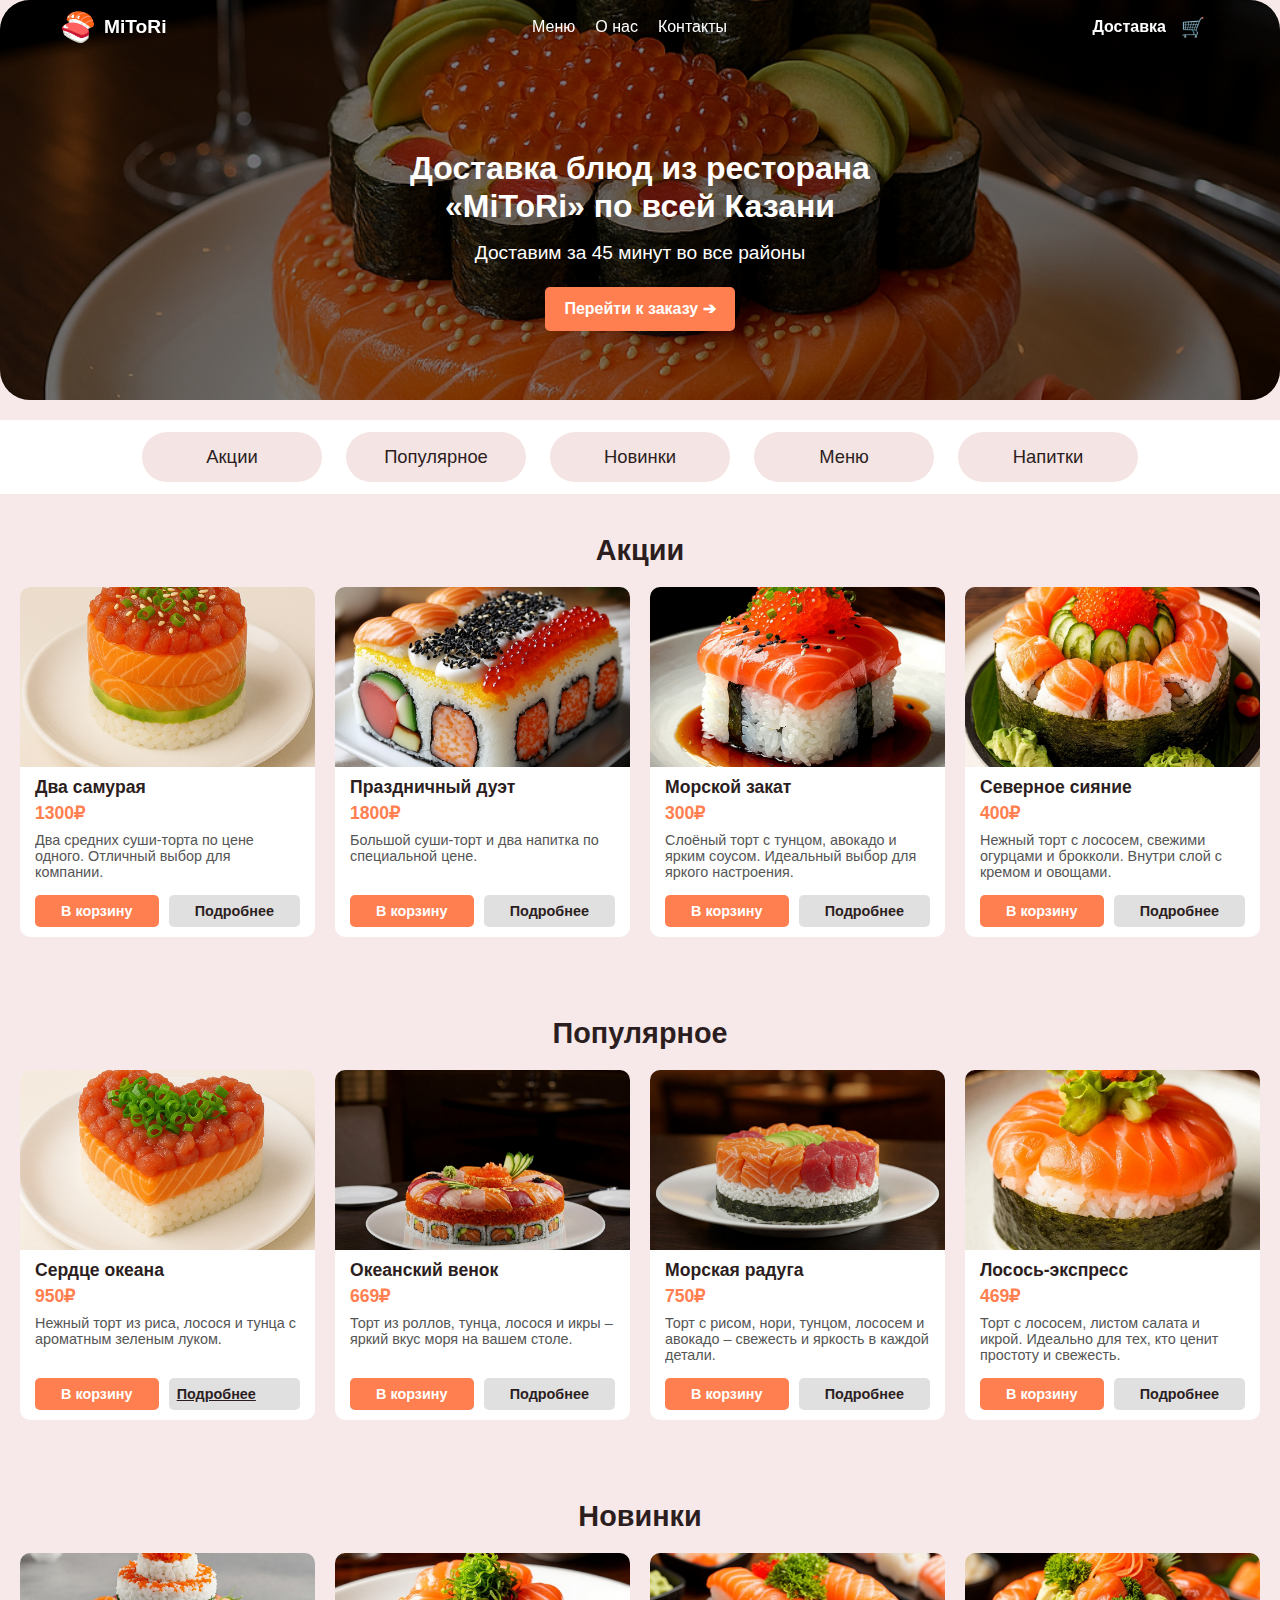
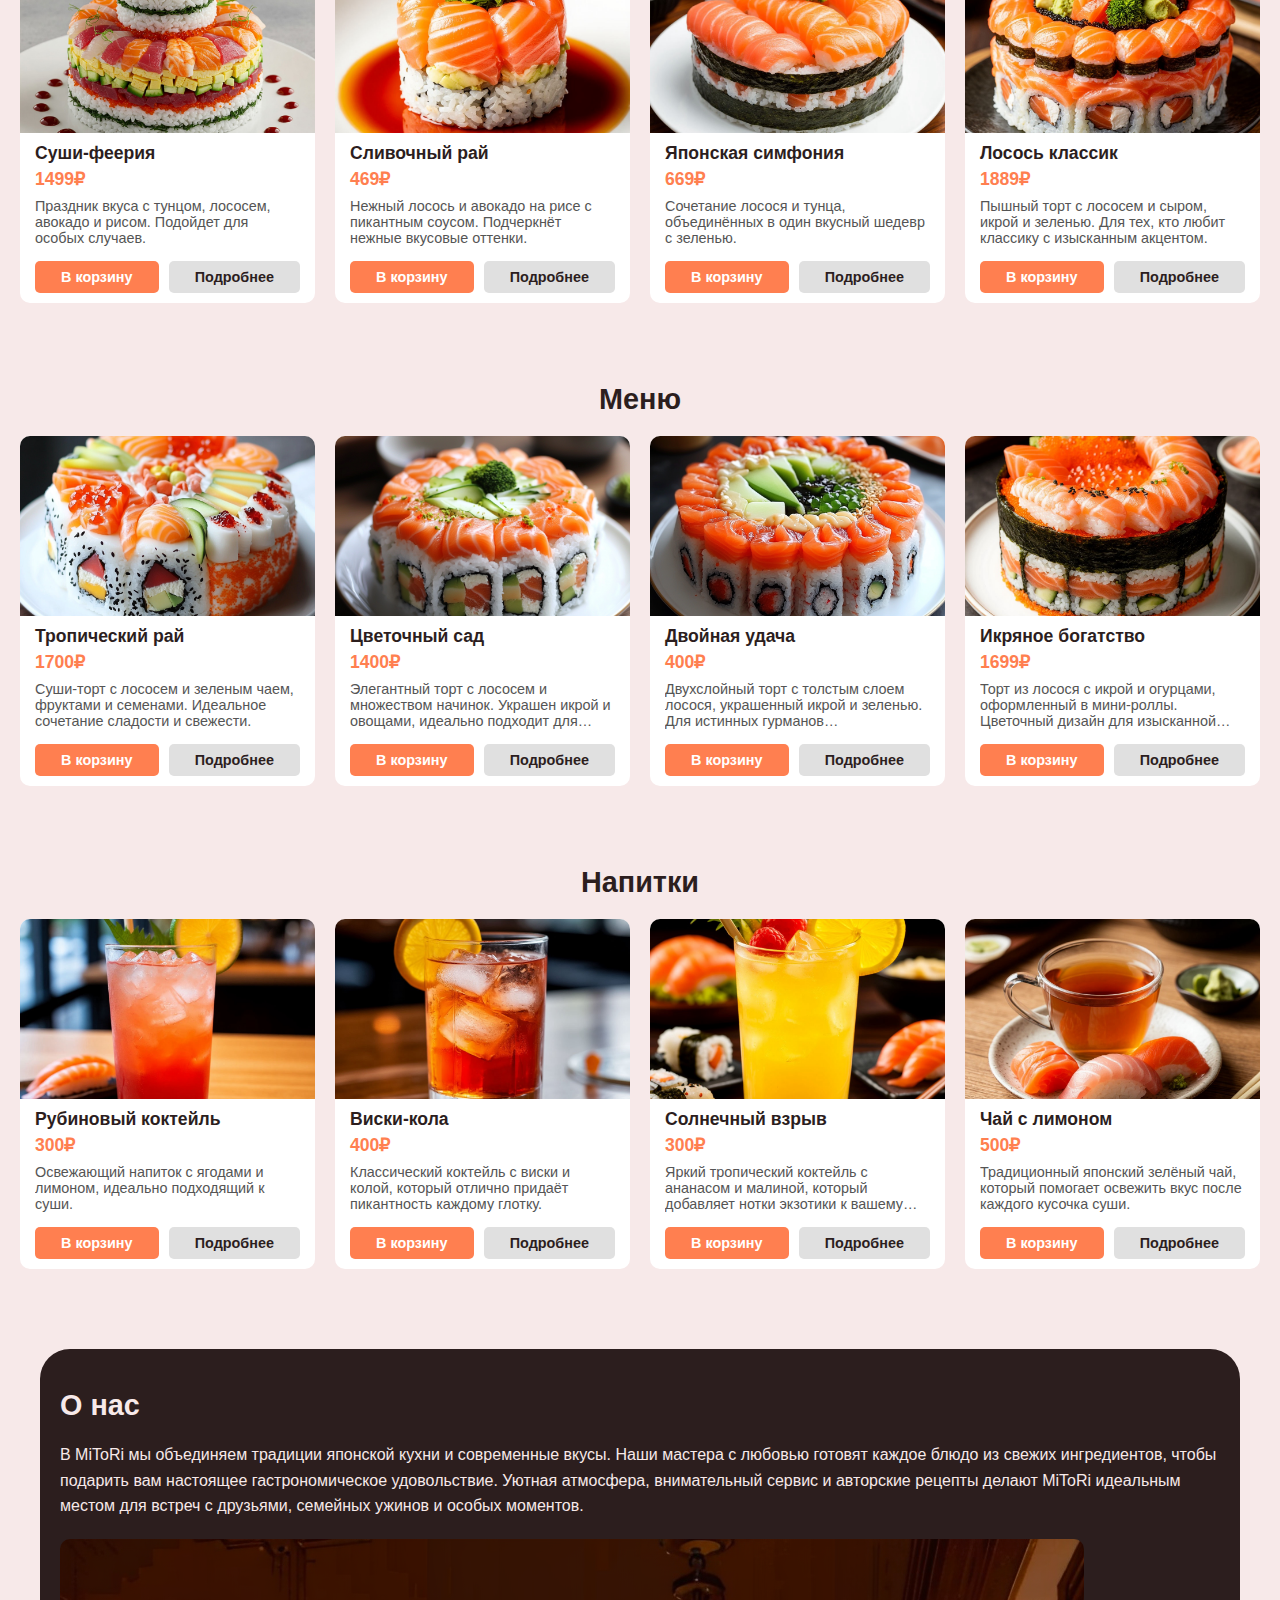
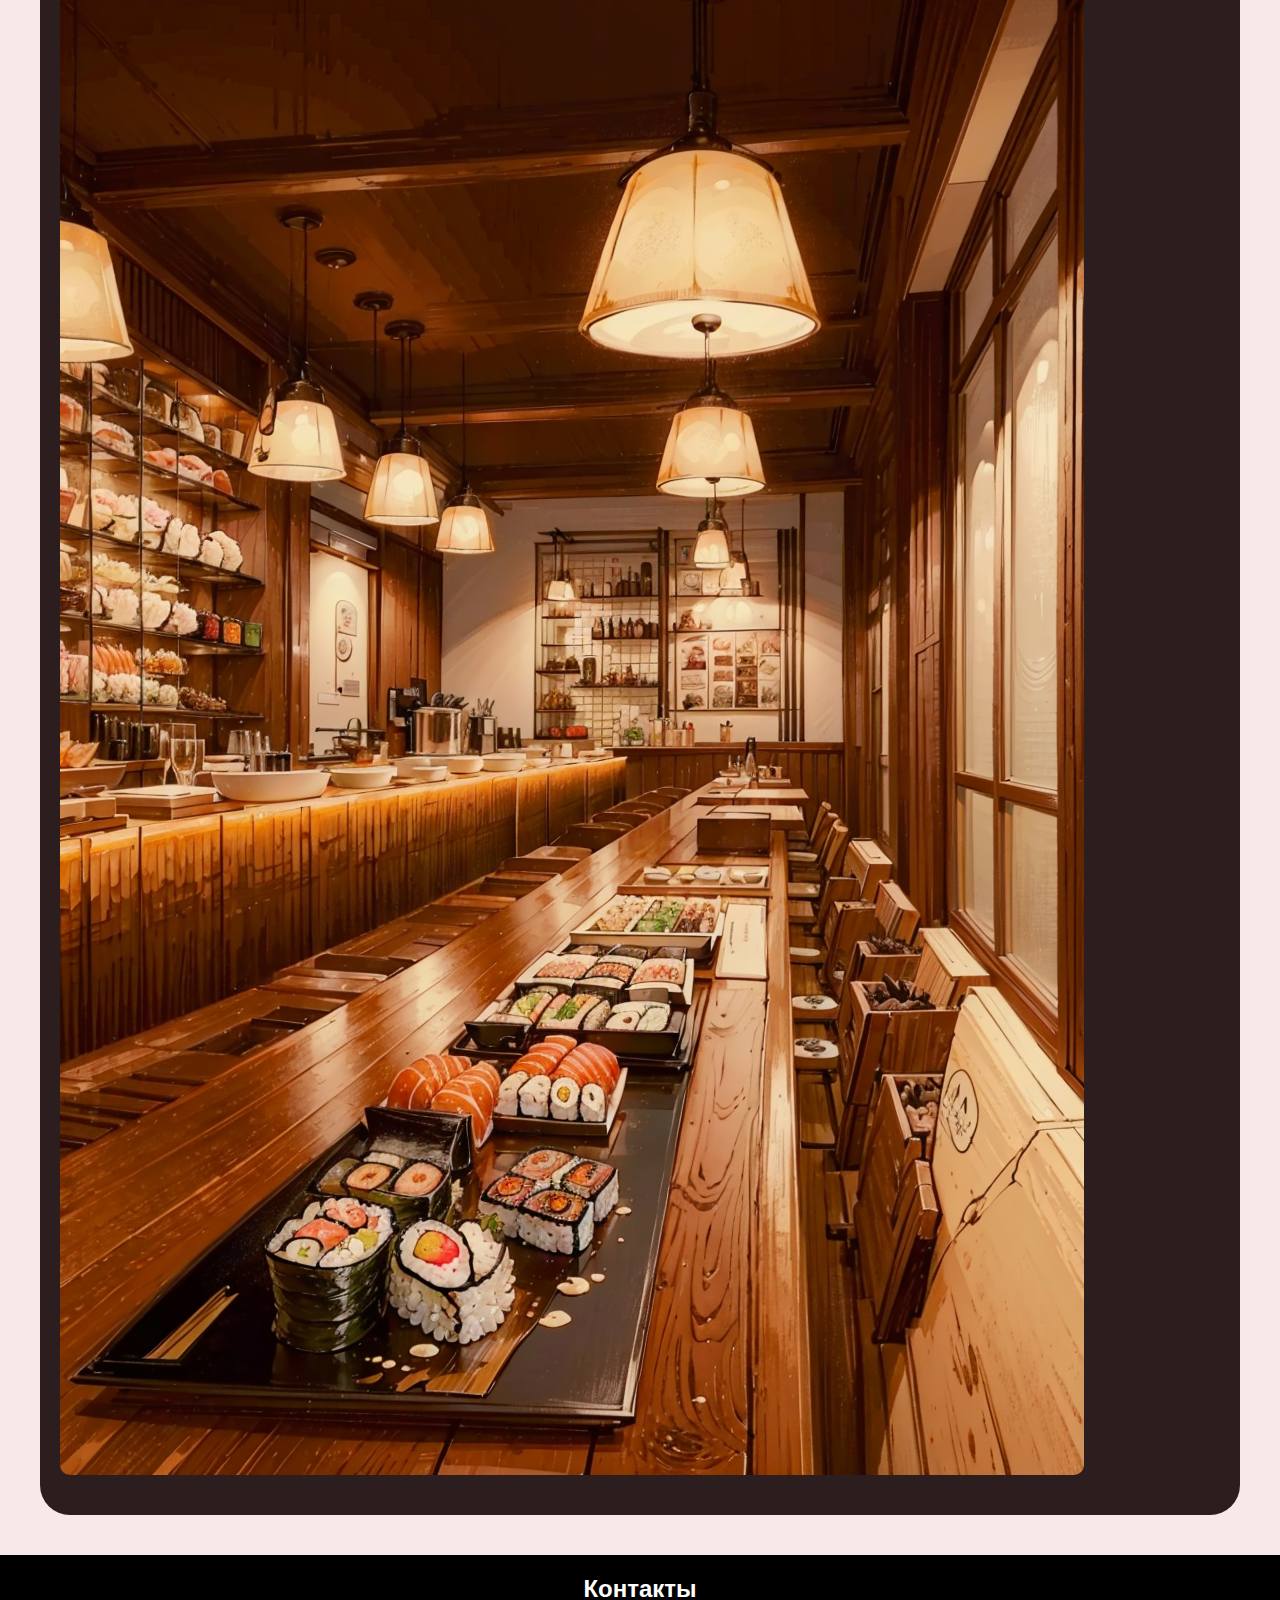
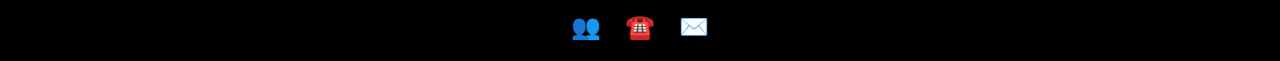
<file: index.html>
<!DOCTYPE html>
<html lang="ru">
<head>
    <meta charset="UTF-8" />
    <meta name="viewport" content="width=device-width, initial-scale=1.0" />
    <title>MiToRi – Доставка блюд в Казани</title>
    <link rel="stylesheet" href="styles.css" />
</head>
<body>

<header class="site-header">
    <div class="header-container">
        <div class="logo">
            <span class="logo-img">🍣</span>
            <span class="logo-text">MiToRi</span>
        </div>
        <nav class="main-nav">
            <ul>
                <li><a href="#menu-section">Меню</a></li>
                <li><a href="#about">О нас</a></li>
                <li><a href="#contacts">Контакты</a></li>
            </ul>
        </nav>
        <div class="header-right">
            <a href="#order" class="delivery-btn">Доставка</a>
            <a href="#order" class="cart-link" aria-label="Корзина">🛒</a>
            <button class="burger" aria-label="Меню">&#9776;</button>
        </div>
    </div>
</header>

<section class="hero">
    <div class="hero-content">
        <h1 class="hero-title">Доставка блюд из ресторана <br>«MiToRi» по всей Казани</h1>
        <p class="hero-subtitle">Доставим за 45 минут во все районы</p>
        <a href="#popular-section" class="hero-button">Перейти к заказу &#10132;</a>
    </div>
</section>

<nav class="category-nav">
    <ul>
        <li><a href="#akcii-section">Акции</a></li>
        <li><a href="#popular-section">Популярное</a></li>
        <li><a href="#new-section">Новинки</a></li>
        <li><a href="#menu-section">Меню</a></li>
        <li><a href="#drinks-section">Напитки</a></li>
    </ul>
</nav>

<main>
    <section id="akcii-section" class="product-section">
        <h2>Акции</h2>
        <div class="cards">
            <div class="card">
                <img src="images/sells/s1.png" alt="Два самурая" />
                <div class="card-body">
                    <h3 class="card-title">Два самурая</h3>
                    <p class="card-price">1300&#8381;</p>
                    <p class="card-desc">Два средних суши-торта по цене одного. Отличный выбор для компании.</p>
                    <div class="card-buttons">
                        <button class="btn add-to-cart">В корзину</button>
                        <button class="btn details">Подробнее</button>
                    </div>
                </div>
            </div>
            <div class="card">
                <img src="images/sells/s2.png" alt="Праздничный дуэт" />
                <div class="card-body">
                    <h3 class="card-title">Праздничный дуэт</h3>
                    <p class="card-price">1800&#8381;</p>
                    <p class="card-desc">Большой суши-торт и два напитка по специальной цене.</p>
                    <div class="card-buttons">
                        <button class="btn add-to-cart">В корзину</button>
                        <button class="btn details">Подробнее</button>
                    </div>
                </div>
            </div>
            <div class="card">
                <img src="images/sells/s3.jpg" alt="Морской закат" />
                <div class="card-body">
                    <h3 class="card-title">Морской закат</h3>
                    <p class="card-price">300&#8381;</p>
                    <p class="card-desc">Слоёный торт с тунцом, авокадо и ярким соусом. Идеальный выбор для яркого настроения.</p>
                    <div class="card-buttons">
                        <button class="btn add-to-cart">В корзину</button>
                        <button class="btn details">Подробнее</button>
                    </div>
                </div>
            </div>
            <div class="card">
                <img src="images/sells/s4.jpg" alt="Северное сияние" />
                <div class="card-body">
                    <h3 class="card-title">Северное сияние</h3>
                    <p class="card-price">400&#8381;</p>
                    <p class="card-desc">Нежный торт с лососем, свежими огурцами и брокколи. Внутри слой с кремом и овощами.</p>
                    <div class="card-buttons">
                        <button class="btn add-to-cart">В корзину</button>
                        <button class="btn details">Подробнее</button>
                    </div>
                </div>
            </div>
        </div>
    </section>

    <section id="popular-section" class="product-section">
        <h2>Популярное</h2>
        <div class="cards">
            <div class="card">
                <img src="images/popular/p1.png" alt="Сердце океана" />
                <div class="card-body">
                    <h3 class="card-title">Сердце океана</h3>
                    <p class="card-price">950&#8381;</p>
                    <p class="card-desc">Нежный торт из риса, лосося и тунца с ароматным зеленым луком.</p>
                    <div class="card-buttons">
                        <button class="btn add-to-cart">В корзину</button>
                        <a href="ex-description.html" class="btn details">Подробнее</a>
                    </div>
                </div>
            </div>
            <div class="card">
                <img src="images/popular/p2.jpg" alt="Океанский венок" />
                <div class="card-body">
                    <h3 class="card-title">Океанский венок</h3>
                    <p class="card-price">669&#8381;</p>
                    <p class="card-desc">Торт из роллов, тунца, лосося и икры – яркий вкус моря на вашем столе.</p>
                    <div class="card-buttons">
                        <button class="btn add-to-cart">В корзину</button>
                        <button class="btn details">Подробнее</button>
                    </div>
                </div>
            </div>
            <div class="card">
                <img src="images/popular/p3.jpg" alt="Морская радуга" />
                <div class="card-body">
                    <h3 class="card-title">Морская радуга</h3>
                    <p class="card-price">750&#8381;</p>
                    <p class="card-desc">Торт с рисом, нори, тунцом, лососем и авокадо – свежесть и яркость в каждой детали.</p>
                    <div class="card-buttons">
                        <button class="btn add-to-cart">В корзину</button>
                        <button class="btn details">Подробнее</button>
                    </div>
                </div>
            </div>
            <div class="card">
                <img src="images/popular/p4.jpg" alt="Лосось-экспресс" />
                <div class="card-body">
                    <h3 class="card-title">Лосось-экспресс</h3>
                    <p class="card-price">469&#8381;</p>
                    <p class="card-desc">Торт с лососем, листом салата и икрой. Идеально для тех, кто ценит простоту и свежесть.</p>
                    <div class="card-buttons">
                        <button class="btn add-to-cart">В корзину</button>
                        <button class="btn details">Подробнее</button>
                    </div>
                </div>
            </div>
        </div>
    </section>

    <section id="new-section" class="product-section">
        <h2>Новинки</h2>
        <div class="cards">
            <div class="card">
                <img src="images/news/n1.jpg" alt="Суши-феерия" />
                <div class="card-body">
                    <h3 class="card-title">Суши-феерия</h3>
                    <p class="card-price">1499&#8381;</p>
                    <p class="card-desc">Праздник вкуса с тунцом, лососем, авокадо и рисом. Подойдет для особых случаев.</p>
                    <div class="card-buttons">
                        <button class="btn add-to-cart">В корзину</button>
                        <button class="btn details">Подробнее</button>
                    </div>
                </div>
            </div>
            <div class="card">
                <img src="images/news/n2.jpg" alt="Сливочный рай" />
                <div class="card-body">
                    <h3 class="card-title">Сливочный рай</h3>
                    <p class="card-price">469&#8381;</p>
                    <p class="card-desc">Нежный лосось и авокадо на рисе с пикантным соусом. Подчеркнёт нежные вкусовые оттенки.</p>
                    <div class="card-buttons">
                        <button class="btn add-to-cart">В корзину</button>
                        <button class="btn details">Подробнее</button>
                    </div>
                </div>
            </div>
            <div class="card">
                <img src="images/news/n3.jpg" alt="Японская симфония" />
                <div class="card-body">
                    <h3 class="card-title">Японская симфония</h3>
                    <p class="card-price">669&#8381;</p>
                    <p class="card-desc">Сочетание лосося и тунца, объединённых в один вкусный шедевр с зеленью.</p>
                    <div class="card-buttons">
                        <button class="btn add-to-cart">В корзину</button>
                        <button class="btn details">Подробнее</button>
                    </div>
                </div>
            </div>
            <div class="card">
                <img src="images/news/n4.jpg" alt="Лосось классик" />
                <div class="card-body">
                    <h3 class="card-title">Лосось классик</h3>
                    <p class="card-price">1889&#8381;</p>
                    <p class="card-desc">Пышный торт с лососем и сыром, икрой и зеленью. Для тех, кто любит классику с изысканным акцентом.</p>
                    <div class="card-buttons">
                        <button class="btn add-to-cart">В корзину</button>
                        <button class="btn details">Подробнее</button>
                    </div>
                </div>
            </div>
        </div>
    </section>

    <section id="menu-section" class="product-section">
        <h2>Меню</h2>
        <div class="cards">
            <div class="card">
                <img src="images/menu/m1.png" alt="Тропический рай" />
                <div class="card-body">
                    <h3 class="card-title">Тропический рай</h3>
                    <p class="card-price">1700&#8381;</p>
                    <p class="card-desc">Суши-торт с лососем и зеленым чаем, фруктами и семенами. Идеальное сочетание сладости и свежести.</p>
                    <div class="card-buttons">
                        <button class="btn add-to-cart">В корзину</button>
                        <button class="btn details">Подробнее</button>
                    </div>
                </div>
            </div>
            <div class="card">
                <img src="images/menu/m2.png" alt="Цветочный сад" />
                <div class="card-body">
                    <h3 class="card-title">Цветочный сад</h3>
                    <p class="card-price">1400&#8381;</p>
                    <p class="card-desc">Элегантный торт с лососем и множеством начинок. Украшен икрой и овощами, идеально подходит для праздника.</p>
                    <div class="card-buttons">
                        <button class="btn add-to-cart">В корзину</button>
                        <button class="btn details">Подробнее</button>
                    </div>
                </div>
            </div>
            <div class="card">
                <img src="images/menu/m3.png" alt="Двойная удача" />
                <div class="card-body">
                    <h3 class="card-title">Двойная удача</h3>
                    <p class="card-price">400&#8381;</p>
                    <p class="card-desc">Двухслойный торт с толстым слоем лосося, украшенный икрой и зеленью. Для истинных гурманов морепродуктов.</p>
                    <div class="card-buttons">
                        <button class="btn add-to-cart">В корзину</button>
                        <button class="btn details">Подробнее</button>
                    </div>
                </div>
            </div>
            <div class="card">
                <img src="images/menu/m4.jpg" alt="Икряное богатство" />
                <div class="card-body">
                    <h3 class="card-title">Икряное богатство</h3>
                    <p class="card-price">1699&#8381;</p>
                    <p class="card-desc">Торт из лосося с икрой и огурцами, оформленный в мини-роллы. Цветочный дизайн для изысканной подачи.</p>
                    <div class="card-buttons">
                        <button class="btn add-to-cart">В корзину</button>
                        <button class="btn details">Подробнее</button>
                    </div>
                </div>
            </div>
        </div>
    </section>

    <section id="drinks-section" class="product-section">
        <h2>Напитки</h2>
        <div class="cards">
            <div class="card">
                <img src="images/drinks/d1.jpg" alt="Рубиновый коктейль" />
                <div class="card-body">
                    <h3 class="card-title">Рубиновый коктейль</h3>
                    <p class="card-price">300&#8381;</p>
                    <p class="card-desc">Освежающий напиток с ягодами и лимоном, идеально подходящий к суши.</p>
                    <div class="card-buttons">
                        <button class="btn add-to-cart">В корзину</button>
                        <button class="btn details">Подробнее</button>
                    </div>
                </div>
            </div>
            <div class="card">
                <img src="images/drinks/d2.jpg" alt="Виски-кола" />
                <div class="card-body">
                    <h3 class="card-title">Виски-кола</h3>
                    <p class="card-price">400&#8381;</p>
                    <p class="card-desc">Классический коктейль с виски и колой, который отлично придаёт пикантность каждому глотку.</p>
                    <div class="card-buttons">
                        <button class="btn add-to-cart">В корзину</button>
                        <button class="btn details">Подробнее</button>
                    </div>
                </div>
            </div>
            <div class="card">
                <img src="images/drinks/d3.jpg" alt="Солнечный взрыв" />
                <div class="card-body">
                    <h3 class="card-title">Солнечный взрыв</h3>
                    <p class="card-price">300&#8381;</p>
                    <p class="card-desc">Яркий тропический коктейль с ананасом и малиной, который добавляет нотки экзотики к вашему обеду.</p>
                    <div class="card-buttons">
                        <button class="btn add-to-cart">В корзину</button>
                        <button class="btn details">Подробнее</button>
                    </div>
                </div>
            </div>
            <div class="card">
                <img src="images/drinks/d4.jpg" alt="Чай с лимоном" />
                <div class="card-body">
                    <h3 class="card-title">Чай с лимоном</h3>
                    <p class="card-price">500&#8381;</p>
                    <p class="card-desc">Традиционный японский зелёный чай, который помогает освежить вкус после каждого кусочка суши.</p>
                    <div class="card-buttons">
                        <button class="btn add-to-cart">В корзину</button>
                        <button class="btn details">Подробнее</button>
                    </div>
                </div>
            </div>
        </div>
    </section>

    <section id="about" class="about-section">
        <h2>О нас</h2>
        <div class="about-content">
            <div class="about-text">
                <p>В MiToRi мы объединяем традиции японской кухни и современные вкусы. Наши мастера с любовью готовят каждое блюдо из свежих ингредиентов, чтобы подарить вам настоящее гастрономическое удовольствие. Уютная атмосфера, внимательный сервис и авторские рецепты делают MiToRi идеальным местом для встреч с друзьями, семейных ужинов и особых моментов.</p>
            </div>
            <div class="about-image">
                <img src="images/restaurant.png" alt="Интерьер ресторана MiToRi" />
            </div>
        </div>
    </section>
</main>

<footer id="contacts" class="site-footer">
    <div class="footer-content">
        <h2>Контакты</h2>
        <div class="contact-icons">
            <span class="icon">👥</span>
            <span class="icon">☎️</span>
            <span class="icon">✉️</span>
        </div>
    </div>
</footer>

</body>
</html>
</file>
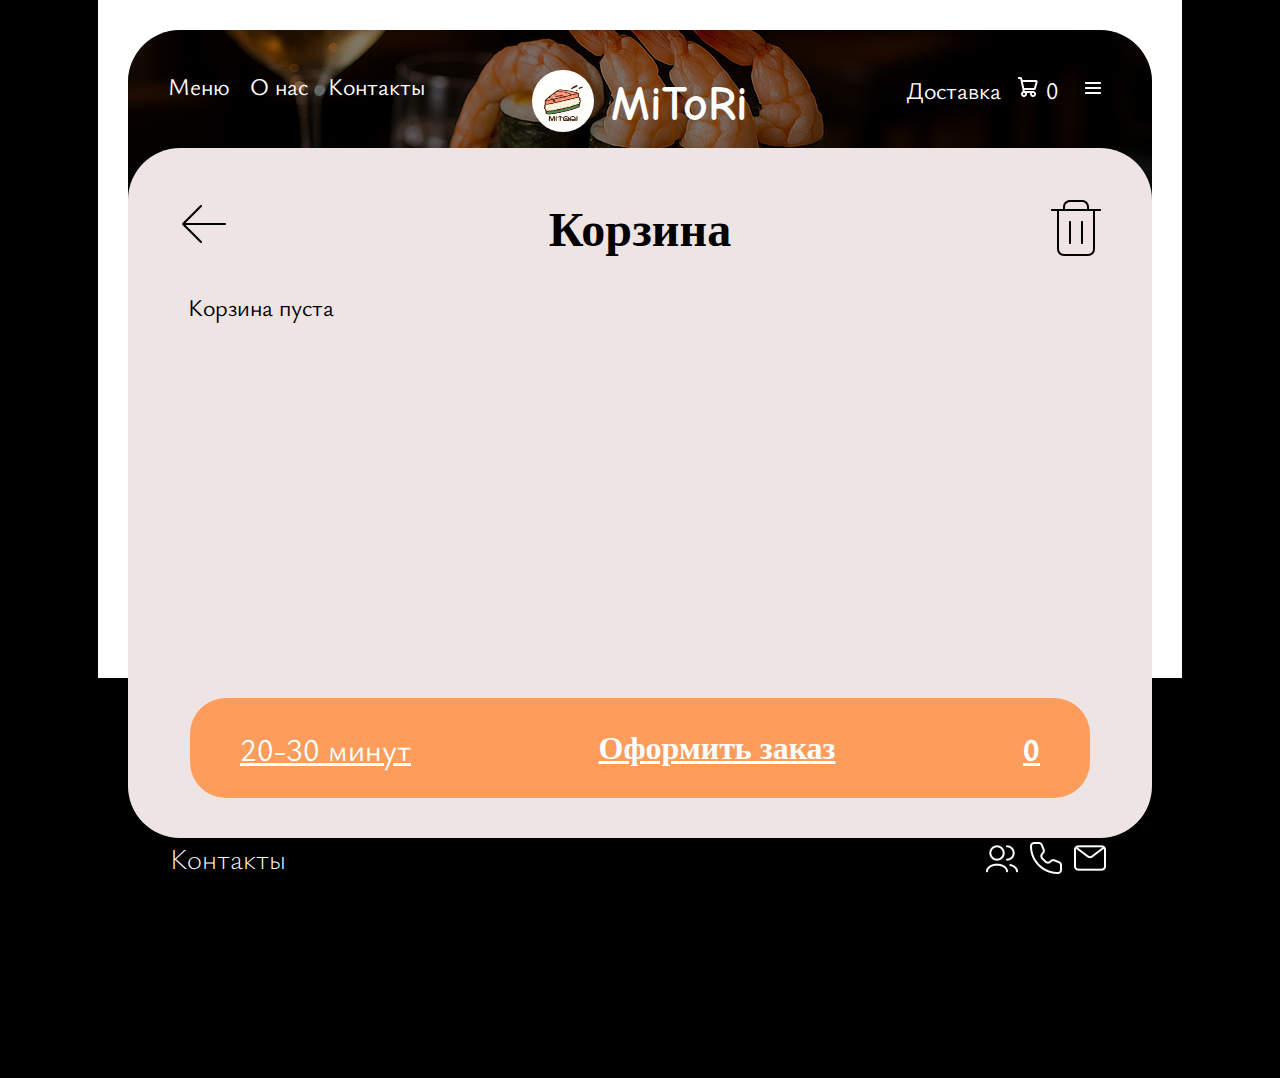
<file: basket.html>
<!DOCTYPE html>
<html lang="ru">

<head>
    <meta charset="UTF-8" />
    <meta name="viewport" content="width=device-width, initial-scale=1.0" />
    <title>MiToRi – Корзина</title>
    <link rel="stylesheet" href="style/basket_styles.css" />
</head>

<body>
<div class="wrapper">
        <header class="ysabeau-office">

            <nav class="main-nav">
                <ul>
                    <li><a href="index.html#menu-section">Меню</a></li>
                    <li><a href="index.html#about">О нас</a></li>
                    <li><a href="index.html#contacts">Контакты</a></li>
                </ul>
            </nav>

            <div class="logo">
                <img src="images/logo.png" class="logo-img">
                <span class="logo-text">MiToRi</span>
            </div>

            <div class="header-right">
                <a href="#delivery.html" class="delivery-btn">Доставка</a>
                <a href="basket.html" class="cart-link" aria-label="Корзина">
                    <img src="images/system/basket.png">
                </a>
                <button class="burger" aria-label="Меню"><img src="images/system/burger.png"></button>
            </div>

        </header>

        <main>
            <section class="top">
                <a href="index.html" id="back" class="back" aria-label="Вернуться на главную">
                    <img src="images/system/arrow.png">
                </a>
                <span class="hero-title">Корзина</span>
                <button type="button" id="clear" class="clear">
                    <img src="images/system/trash.png">
                </button>
            </section>

            <section id="list" class="cards-list"><span id="empty" class="empty"></span></section>

            <a href="delivery.html" id="order-button">
                <span id="time" class="time">20-30 минут</span>
                <span id="order-text" class="order-text">Оформить заказ</span>
                <span id="price" class="price"></span>
            </a>
        </main>
</div>
    <footer id="contacts" class="site-footer">
        <div class="footer-content">
            <h2>Контакты</h2>
            <div class="contact-icons">
                <span class="icon">
                    <img src="images/system/users.png">
                </span>
                <span class="icon">
                    <img src="images/system/phone.png">
                </span>
                <span class="icon">
                    <img src="images/system/mail.png">
                </span>
            </div>
        </div>
    </footer>
</body>

<script src="js/update-card.js" type="module"></script>
<script src="js/basket.js" type="module"></script>
</html>
</file>
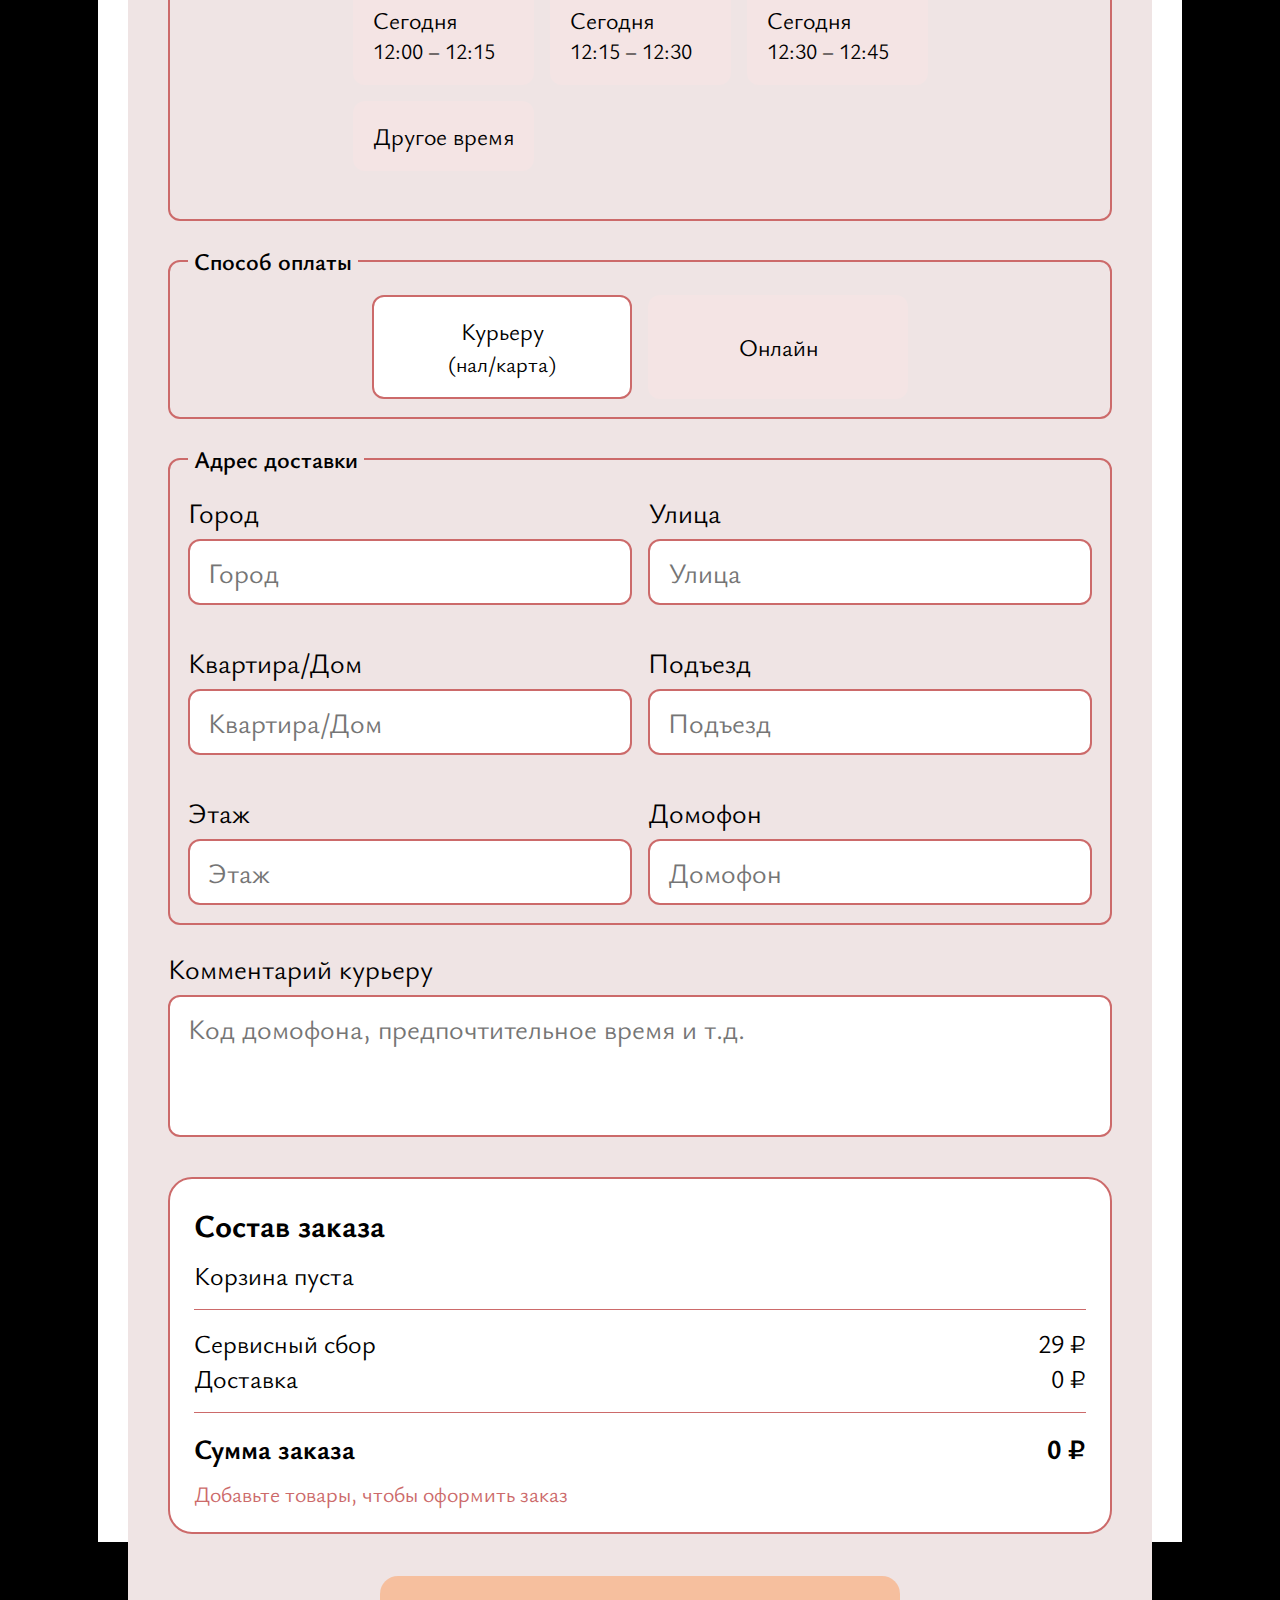
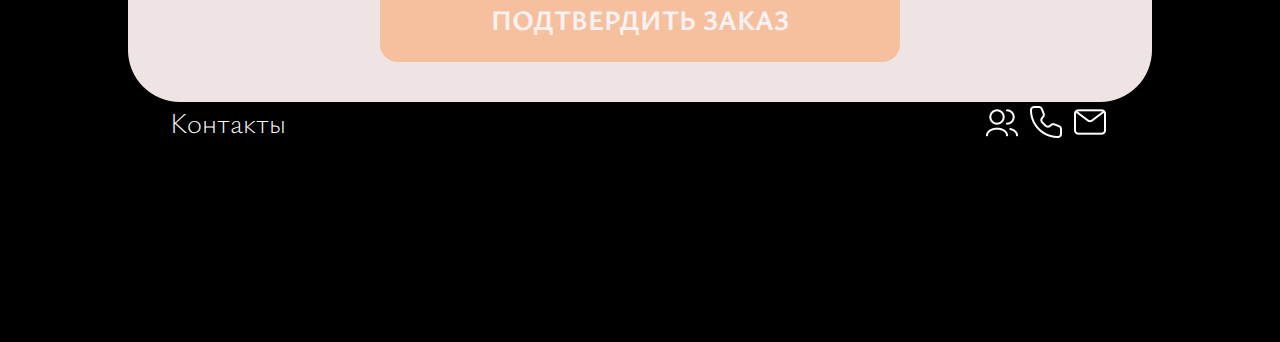
<file: delivery.html>
<!DOCTYPE html>
<html lang="ru">
<head>
  <meta charset="UTF-8" />
  <meta name="viewport" content="width=device-width, initial-scale=1.0" />
  <title>MiToRi – Доставка</title>
  <link rel="stylesheet" href="style/basket_styles.css" />
  <link rel="stylesheet" href="style/delivery_styles.css" />
</head>
<body>
  <div class="wrapper">
    <header class="ysabeau-office">
      <nav class="main-nav">
        <ul>
          <li><a href="index.html#menu-section">Меню</a></li>
          <li><a href="index.html#about">О нас</a></li>
          <li><a href="index.html#contacts">Контакты</a></li>
        </ul>
      </nav>
      <div class="logo">
        <img src="images/logo.png" class="logo-img" alt="MiToRi" />
        <span class="logo-text">MiToRi</span>
      </div>
      <div class="header-right">
        <a href="delivery.html" class="delivery-btn">Доставка</a>
        <a href="basket.html" class="cart-link"><img src="images/system/basket.png" alt="" /></a>
        <button class="burger"><img src="images/system/burger.png" alt="" /></button>
      </div>
    </header>
        <div class="mobile-nav">
      <button class="close-btn" aria-label="Закрыть">
        <img src="images/system/close.png" alt="Close" />
      </button>
      <a href="index.html#menu-section">Меню</a>
      <a href="index.html#about">О нас</a>
      <a href="index.html#contacts">Контакты</a>
    </div>

    <main>
      <section class="top">
        <div style="width: 72px; height: 72px;">
          <a href="basket.html" class="back"><img src="images/system/arrow.png" alt="Назад" /></a>
        </div>
        <span class="hero-title">Доставка</span>
        <div style="width: 72px; height: 72px;"></div>
      </section>

      <div class="delivery-container">
        <form id="delivery-form" class="delivery-form" novalidate>
          <label>Имя получателя
            <input type="text" name="name" maxlength="60" placeholder="Иван Иванов" required />
            <span id="name-error" class="error-message"></span>
          </label>

          <label>Телефон
            <input type="tel" name="phone" maxlength="18" placeholder="+7 (___) ___-__-__" required />
            <span id="phone-error" class="error-message"></span>
          </label>

          <fieldset class="delivery-slot">
            <legend>Дата и время доставки</legend>
            <div id="slot-grid" class="slot-grid"></div>
            <div id="custom-block" class="custom-time hidden">
              <label>Дата
                <select id="delivery-date"></select>
              </label>
              <label>Часы
                <select id="delivery-hour"></select>
              </label>
              <label>Минуты
                <select id="delivery-minute"></select>
              </label>
            </div>
            <div id="time-error" class="error-message"></div>
          </fieldset>

          <fieldset class="payment-method">
            <legend>Способ оплаты</legend>
            <div class="pay-grid">
              <button type="button" class="pay-btn active" data-value="cash">
                Курьеру<br /><span>(нал/карта)</span>
              </button>
              <button type="button" class="pay-btn" data-value="online">Онлайн</button>
            </div>
            <input type="hidden" id="payment-input" name="payment" value="cash" />
          </fieldset>

          <fieldset class="address-block">
            <legend>Адрес доставки</legend>
            <div class="address-row">
              <label>Город
                <input type="text" name="city" maxlength="20" placeholder="Город" required />
                <span id="city-error" class="error-message"></span>
              </label>
              <label>Улица
                <input type="text" name="street" maxlength="20" placeholder="Улица" required />
                <span id="street-error" class="error-message"></span>
              </label>
            </div>
            <div class="address-row">
              <label>Квартира/Дом
                <input type="text" name="apartment" maxlength="20" placeholder="Квартира/Дом" required />
                <span id="apartment-error" class="error-message"></span>
              </label>
              <label>Подъезд
                <input type="text" name="entrance" maxlength="20" placeholder="Подъезд" />
              </label>
            </div>
            <div class="address-row">
              <label>Этаж
                <input type="text" name="floor" maxlength="20" placeholder="Этаж" />
              </label>
              <label>Домофон
                <input type="text" name="intercom" maxlength="20" placeholder="Домофон" />
              </label>
            </div>
          </fieldset>

          <label>Комментарий курьеру
            <textarea name="comment" maxlength="300" rows="3"
                      placeholder="Код домофона, предпочтительное время и т.д."></textarea>
          </label>
        </form>

        <aside class="order-summary" id="order-summary">
          <h3>Состав заказа</h3>
          <ul id="summary-list"></ul>
          <hr class="line" />
          <div class="summary-extra"><span>Сервисный сбор</span><span id="service-fee">29 ₽</span></div>
          <div class="summary-extra"><span>Доставка</span><span id="delivery-fee">0 ₽</span></div>
          <hr class="line" />
          <div class="total-line"><span>Сумма заказа</span><span id="order-total">0 ₽</span></div>
          <p id="free-delivery-msg" class="remain"></p>
        </aside>
      </div>

      <button type="submit" form="delivery-form" class="confirm-button" disabled>
        Подтвердить заказ
      </button>
    </main>
  </div>

  <footer id="contacts" class="site-footer">
    <div class="footer-content">
      <h2>Контакты</h2>
      <div class="contact-icons">
        <span class="icon"><img src="images/system/users.png" alt=""></span>
        <span class="icon"><img src="images/system/phone.png" alt=""></span>
        <span class="icon"><img src="images/system/mail.png"  alt=""></span>
      </div>
    </div>
  </footer>

  <script type="module" src="js/delivery.js"></script>
</body>
</html>
</file>
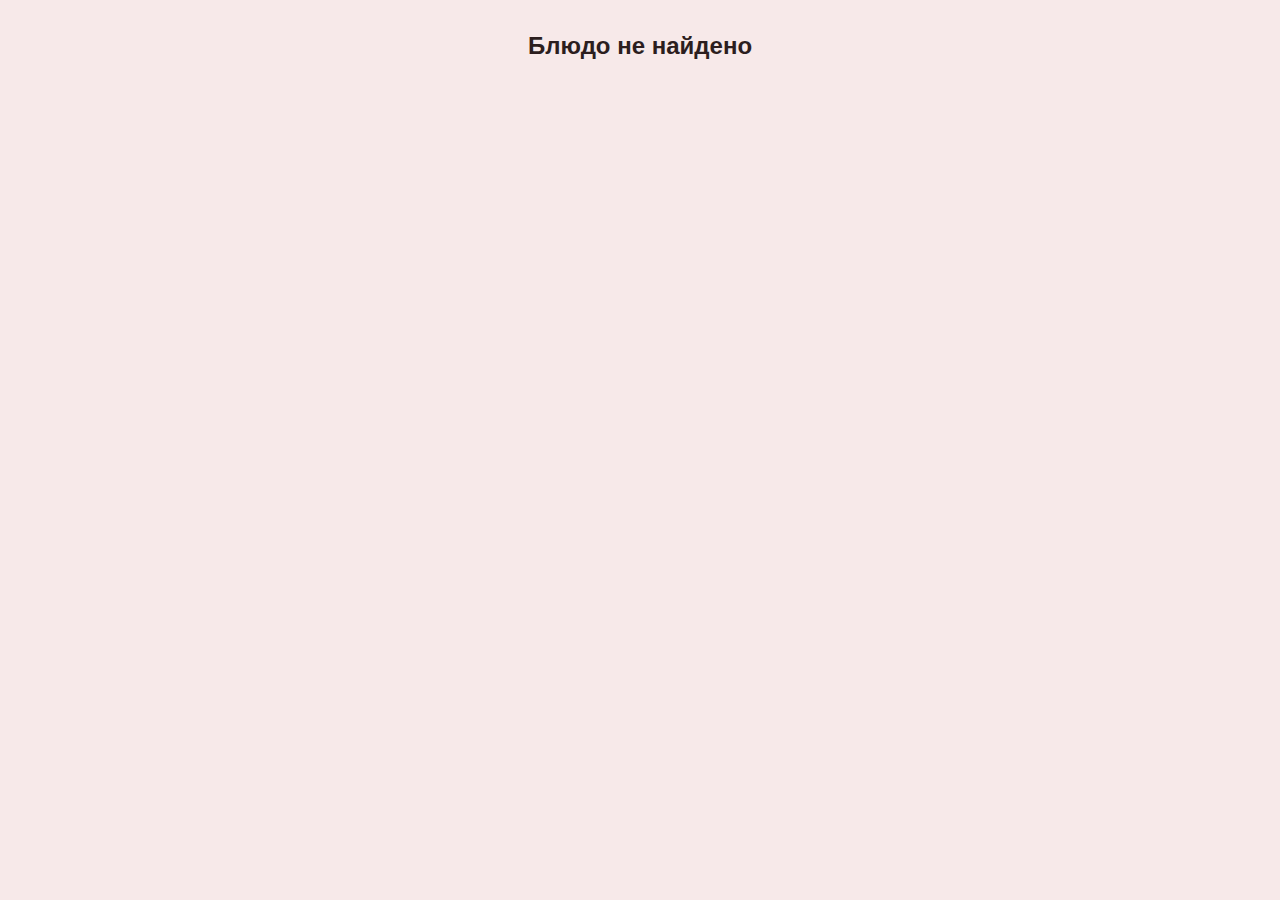
<file: product.html>
<!DOCTYPE html>
<html lang="ru">
<head>
  <meta charset="UTF-8" />
  <title>MiToRi — блюдо</title>
  <link rel="stylesheet" href="styles.css" />
  <link rel="stylesheet" href="product_styles.css" />
</head>
<body class="single-product">
<header class="site-header">
  <div class="header-container">
    <div class="logo">
      <span class="logo-img">🍣</span>
      <span class="logo-text">MiToRi</span>
    </div>
    <nav class="main-nav">
      <ul>
        <li><a href="index.html#menu-section">Меню</a></li>
        <li><a href="index.html#about">О нас</a></li>
        <li><a href="#contacts">Контакты</a></li>
      </ul>
    </nav>
    <div class="header-right">
      <a href="#" class="delivery-btn">Доставка</a>
      <a href="#" class="cart-link" aria-label="Корзина">🛒</a>
      <button class="burger" aria-label="Меню">&#9776;</button>
    </div>
  </div>
</header>

<div class="wrapper">

  <main id="product">
    <section class="hero">
      <h1 id="hero-title"></h1>
    </section>

    <section class="info">
      <div class="summary">
        <div>
          <h2 class="info-title">О блюде</h2>
          <p id="product-price" class="card-price"></p>
          <p id="product-desc"  class="card-desc"></p>
        </div>
        <button class="btn add-to-cart" id="addBtn">
          В корзину <span class="plus">+</span>
        </button>
      </div>

      <div class="composition">
        <div class="composition-inner">
          <div class="comp-left">
            <h2>Состав</h2>
            <ul id="product-comp"></ul>
            <p class="nutr">
              <span id="product-weight"></span>&nbsp;&nbsp;
              <span id="product-kcal"></span>
            </p>
          </div>

          <img id="product-thumb" class="comp-thumb" src="" alt="">
        </div>
      </div>

      <div class="steps">
        <h2>Способ приготовления</h2>
        <ol id="product-steps"></ol>
      </div>
    </section>
  </main>

  <footer id="contacts" class="site-footer">
    <div class="footer-content">
      <h2>Контакты</h2>
      <div class="contact-icons">
        <span class="icon">👥</span>
        <span class="icon">☎️</span>
        <span class="icon">✉️</span>
      </div>
    </div>
  </footer>
</div>

<script src="js/product.js" type="module"></script>
</body>
</html>
</file>
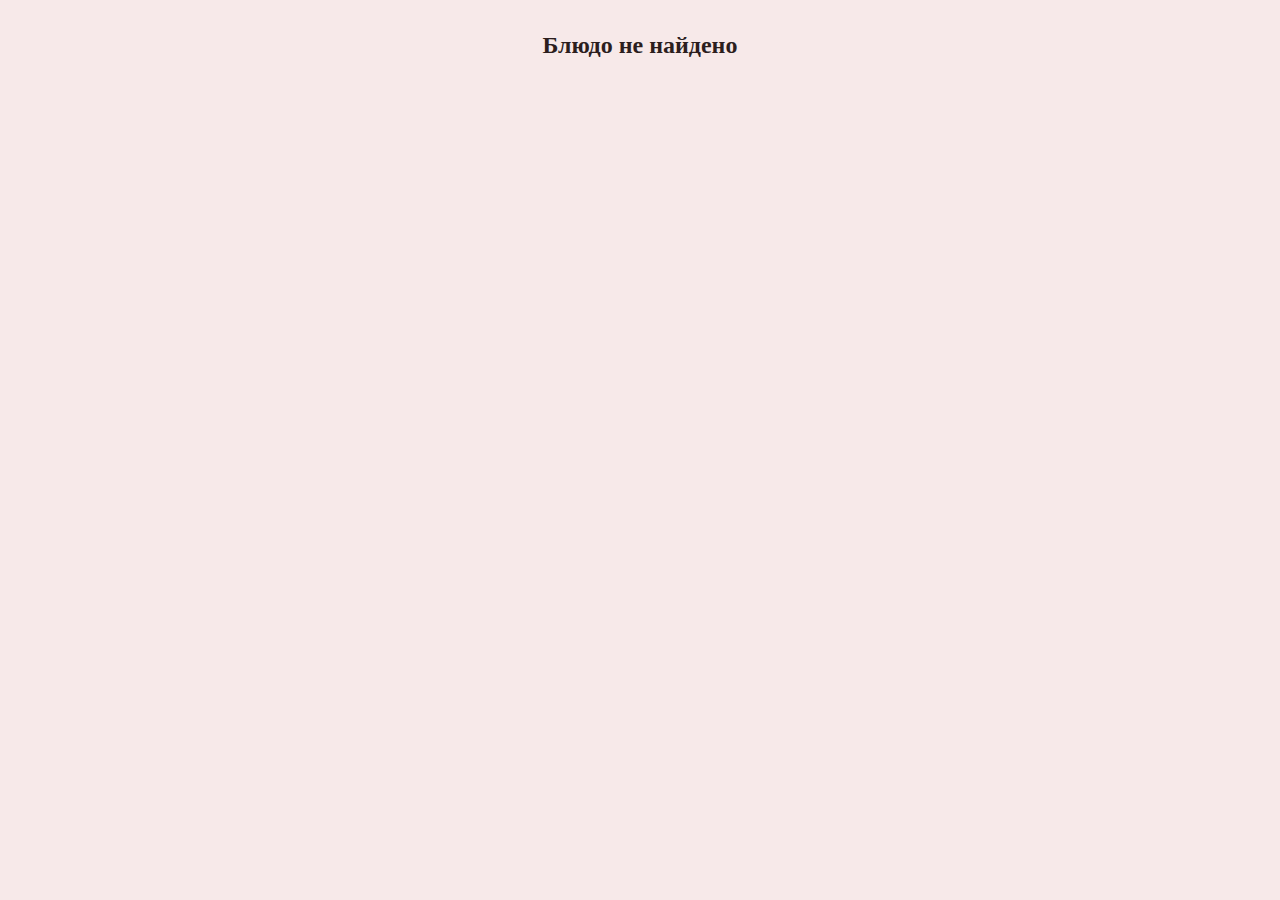
<file: single_product.html>
<!DOCTYPE html>
<html lang="ru">
<head>
  <meta charset="UTF-8" />
  <title>MiToRi — блюдо</title>
  <link rel="stylesheet" href="style/styles.css" />
  <link rel="stylesheet" href="style/product_styles.css" />
</head>
<body class="single-product">
<header class="site-header">
  <div class="header-container">
    <div class="logo">
      <span class="logo-img">🍣</span>
      <span class="logo-text">MiToRi</span>
    </div>
    <nav class="main-nav">
      <ul>
        <li><a href="index.html#menu-section">Меню</a></li>
        <li><a href="index.html#about">О нас</a></li>
        <li><a href="#contacts">Контакты</a></li>
      </ul>
    </nav>
    <div class="header-right">
      <a href="delivery.html" class="delivery-btn">Доставка</a>
      <a href="basket.html" class="cart-link" aria-label="Корзина">🛒</a>
      <button class="burger" aria-label="Меню">&#9776;</button>
    </div>
  </div>
</header>

<div class="wrapper">

  <main id="product">
    <section class="hero">
      <h1 id="hero-title"></h1>
    </section>

    <section class="info">
      <div class="summary">
        <div>
          <h2 class="info-title">О блюде</h2>
          <p id="product-price" class="card-price"></p>
          <p id="product-desc"  class="card-desc"></p>
        </div>
        <button class="btn add-to-cart" id="addBtn">
          В корзину <span class="plus">+</span>
        </button>
      </div>

      <div class="composition">
        <div class="composition-inner">
          <div class="comp-left">
            <h2>Состав</h2>
            <ul id="product-comp"></ul>
            <p class="nutr">
              <span id="product-weight"></span>&nbsp;&nbsp;
              <span id="product-kcal"></span>
            </p>
          </div>

          <img id="product-thumb" class="comp-thumb" src="" alt="">
        </div>
      </div>

      <div class="steps">
        <h2>Способ приготовления</h2>
        <ol id="product-steps"></ol>
      </div>
    </section>
  </main>

  <footer id="contacts" class="site-footer">
    <div class="footer-content">
      <h2>Контакты</h2>
      <div class="contact-icons">
        <span class="icon">👥</span>
        <span class="icon">☎️</span>
        <span class="icon">✉️</span>
      </div>
    </div>
  </footer>
</div>

<script src="js/single_product.js" type="module"></script>
<script src="js/update-card.js" type="module"></script>
</body>
</html>
</file>
<file: styles.css>
* {
    margin: 0;
    padding: 0;
    box-sizing: border-box;
}

html, body {
    height: 100%;
    background-color: #F7E9E9;
    font-family: '315Karusel', 'Comic Sans MS', cursive, sans-serif;
    color: #2C1E1E;
}

.wrapper {
    max-width: 1200px;
    margin: 0 auto;
    background-color: #FFFFFF;
    padding: 0 20px;
}

img {
    max-width: 100%;
    display: block;
}

button {
    font: inherit;
    cursor: pointer;
    border: none;
    outline: none;
    background: none;
}


.site-header {
    position: absolute;
    top: 0;
    left: 0;
    width: 100%;
    z-index: 1000;
}

.header-container {
    max-width: 1200px;
    margin: 0 auto;
    padding: 10px 20px;
    display: flex;
    align-items: center;
    justify-content: space-between;

    color: #FFFFFF;
}

.logo {
    display: flex;
    align-items: center;
    font-size: 1.2em;
    font-weight: bold;
}

.logo-img {
    font-size: 1.5em;
    margin-right: 8px;
}

.logo-text {

}

.main-nav ul {
    list-style: none;
    display: flex;
    gap: 20px;
}

.main-nav a {
    text-decoration: none;
    color: #FFFFFF;
    font-size: 1em;
}

.main-nav a:hover {
    text-decoration: underline;
}

.header-right {
    display: flex;
    align-items: center;
}

.delivery-btn {
    margin-right: 15px;
    text-decoration: none;
    color: #FFFFFF;
    font-weight: bold;
}

.cart-link {
    margin-right: 15px;
    font-size: 1.2em;
    text-decoration: none;
    color: #FFFFFF;
}

.cart-link:hover,
.delivery-btn:hover {
    opacity: 0.8;
}

.burger {
    font-size: 1.5em;
    background: none;
    color: #FFFFFF;
    border: none;
    display: none;
}


.hero {
    background: url('images/hero-back-1.png') center center / cover no-repeat;
    position: relative;
    text-align: center;

    padding-top: 80px;

    min-height: 400px;
    display: flex;
    align-items: center;
    justify-content: center;
    border-top-left-radius: 30px;
    border-top-right-radius: 30px;
    border-bottom-left-radius: 30px;
    border-bottom-right-radius: 30px;
    overflow: hidden;
}

.hero::before {
    content: "";
    position: absolute;
    top: 0;
    left: 0;
    right: 0;
    bottom: 0;
    background: rgba(0, 0, 0, 0.5);
    border-top-left-radius: 30px;
    border-top-right-radius: 30px;
    border-bottom-left-radius: 30px;
    border-bottom-right-radius: 30px;
}

.hero-content {
    position: relative;
    z-index: 1;
    color: #FFFFFF;
    max-width: 90%;
}

.hero-title {
    font-size: 2em;
    line-height: 1.2;
    margin-bottom: 0.5em;
}

.hero-subtitle {
    font-size: 1.2em;
    margin-bottom: 1.2em;
}

.hero-button {
    display: inline-block;
    background-color: #FF7F50;
    color: #FFFFFF;
    text-decoration: none;
    padding: 0.8em 1.2em;
    border-radius: 5px;
    font-weight: bold;
    font-size: 1em;
}

.hero-button:hover {
    background-color: #ff6b3d;
}

/* Обновленные стили для навигации-плашек */
.category-nav {
    position: sticky;
    top: 0;
    margin-top: 20px;
    background-color: #FFFFFF;
    padding: 12px 0;
    text-align: center;
    z-index: 500;
}

.category-nav ul {
    list-style: none;
    display: flex;
    flex-wrap: nowrap;
    justify-content: center; /* выравниваем по центру */
    gap: 24px; /* увеличенный пробел между кнопками */
    margin: 0;
    padding: 0;
}

.category-nav a {
    display: block;
    width: 180px; /* одинаковая ширина для всех */
    padding: 14px 0; /* вертикальный отступ */
    border-radius: 30px;
    background-color: #F4E4E4;
    color: #2C1E1E;
    text-decoration: none;
    font-size: 1.15em;
    font-weight: 500;
    text-align: center;
    transition: background-color 0.2s;
}

.category-nav a.active {
    background-color: #E4AFAF;
    font-weight: 600;
}

.category-nav a:hover {
    background-color: #E1B3B3;
}


.product-section {
    padding: 40px 20px;
}

.product-section h2 {
    font-size: 1.8em;
    margin-bottom: 20px;
    text-align: center;
}

.cards {
    display: grid;
    grid-template-columns: repeat(auto-fit, minmax(250px, 1fr));
    gap: 20px;
}

.card {
    background-color: #FFFFFF;
    border-radius: 10px;
    overflow: hidden;
    display: flex;
    flex-direction: column;
    height: 350px;
}

.card img {

    height: 180px;
    object-fit: cover;
    width: 100%;
}

.card-body {
    flex: 1 1 auto;
    display: flex;
    flex-direction: column;
    padding: 10px 15px;
}

.card-title {
    font-size: 1.1em;
    margin-bottom: 5px;
}

.card-price {
    font-size: 1.1em;
    font-weight: bold;
    color: #FF7F50;
    margin-bottom: 8px;
}

.card-desc {
    font-size: 0.9em;
    color: #555;
    overflow: hidden;
    display: -webkit-box;
    -webkit-line-clamp: 3;
    -webkit-box-orient: vertical;

}

.card-buttons {
    margin-top: auto;
    display: flex;
    gap: 10px;
}

.card-buttons .btn {
    flex: 1 1 auto;
    border-radius: 5px;
    padding: 8px;
    font-size: 0.9em;
    font-weight: bold;
}

.btn.add-to-cart {
    background-color: #FF7F50;
    color: #FFFFFF;
}

.btn.add-to-cart:hover {
    background-color: #ff6b3d;
}

.btn.details {
    background-color: #E0E0E0;
    color: #2C1E1E;
}

.btn.details:hover {
    background-color: #CCCCCC;
}


.about-section {
    background-color: #2C1E1E;
    color: #F7E9E9;
    padding: 40px 20px;
    border-top-left-radius: 30px;
    border-top-right-radius: 30px;
    border-bottom-left-radius: 30px;
    border-bottom-right-radius: 30px;
    max-width: 1200px;
    margin: 40px auto;
}

.about-section h2 {
    font-size: 1.8em;
    margin-bottom: 20px;
    text-align: left;
    color: #F7E9E9;
}

.about-content {
    display: flex;
    align-items: center;
    gap: 20px;
    flex-wrap: wrap;
}

.about-text {
    flex: 1 1 50%;
    font-size: 1em;
    line-height: 1.6;
}

.about-text p {

    margin-bottom: 0;
}

.about-image {
    flex: 1 1 50%;
    text-align: center;
}

.about-image img {
    max-width: 100%;
    border-radius: 10px;
}


.site-footer {
    background-color: #000000;
    color: #FFFFFF;
    padding: 20px 10px;
}

.footer-content {
    max-width: 1200px;
    margin: 0 auto;
    text-align: center;
}

.footer-content h2 {
    font-size: 1.5em;
    margin-bottom: 10px;
}

.contact-icons .icon {
    font-size: 1.5em;
    margin: 0 10px;
    vertical-align: middle;
}

.contact-icons .icon::before {

    color: #FFFFFF;
}


@media (max-width: 768px) {
    .header-container {
        justify-content: space-between;
    }

    .main-nav ul {
        display: none;
    }

    .burger {
        display: inline-block;
    }

    .hero-title {
        font-size: 1.5em;
    }

    .hero-subtitle {
        font-size: 1em;
    }

    .hero-button {
        font-size: 0.9em;
        padding: 0.6em 1em;
    }

    .product-section {
        padding: 20px 10px;
    }

    .product-section h2 {
        font-size: 1.5em;
    }

    .card img {
        height: auto;
    }

    .wrapper {
        padding: 0 10px;
    }

    .about-section {
        margin: 20px 10px;
        border-radius: 20px;
    }

    .about-section h2 {
        text-align: center;
    }

    .about-content {
        flex-direction: column;
    }

    .about-text {
        flex: 1 1 auto;
        margin-bottom: 20px;
        text-align: center;
    }

    .about-image {
        flex: 1 1 auto;
    }
}
</file>
<file: style/basket_styles.css>
@import url('https://fonts.googleapis.com/css2?family=Pacifico&family=Ysabeau+Office:ital,wght@0,1..1000;1,1..1000&display=swap');
@import url('https://fonts.googleapis.com/css2?family=Comic+Neue:wght@700&display=swap');
@import url('https://db.onlinewebfonts.com/c/6901c6cae0d63f3e889863413e428394?family=F315karusel+Bold');

* {
    margin: 0;
    padding: 0;
    box-sizing: border-box;
}

html, body {
    margin: 0 auto;
    padding: 0 30px;
    width: 100%;
    min-height: 100vh;
    background-color: black;
    display: flex;
    flex-direction: column;
    align-items: center;
}

.wrapper {
    position: relative;
    margin-top: 0;
    background-color: white;
    padding: 0 30px;
}

header {
    position: absolute;
    background-image: url("../images/hero-back-1.png");
    background-size: cover;
    background-position: center bottom;
    background-repeat: no-repeat;
    margin: 30px 0;
    width: 1024px;
    height: 800px;
    border-radius: 52px;
    display: flex;
    justify-content: space-between;
    align-items: flex-start;
    padding: 40px ;
    font-size: 24px;
    font-family: "Ysabeau Office", sans-serif;
    font-optical-sizing: auto;
    font-weight: 400;
    font-style: normal;
}


header a {
    color: white;
    text-decoration: none; 
}

header a:hover {
    color: #929292;
    text-decoration: none;
}

header::before {
    content: "";
    position: absolute;
    top: 0;
    left: 0;
    right: 0;
    bottom: 0;
    background: rgba(0, 0, 0, 0.5);
    border-radius: 52px;
    z-index: 1;
}

.main-nav, .logo, .header-right {
    position: relative;
    z-index: 2;
}

.main-nav ul {
    display: flex;
    gap: 20px;
    list-style: none;
}

.logo {
    position: absolute;
    left: 50%;
    transform: translateX(-50%);
    font-family: 'Comic Neue';
    font-style: normal;
    font-weight: 700;
    font-display: swap;
    font-size: 48px;
}

.logo-text {
    color: white;
    position: relative;
    top: -0.25em;
}

.header-right {
    display: flex;
    gap: 15px;
    align-items: center;
}

.burger {
    width: 39px;
    height: 39px;
}

.logo-img {
    width: 62px;
    height: 62px;
    border-radius: 50%;
}

button {
    outline: none;
    border: none;
    background: transparent;
    padding: 0;
    cursor: pointer;
}

main {
    position: relative;
    background-color: #EFE4E4;
    margin-top: 148px;
    padding: 40px;
    width: 1024px;
    height: auto;
    min-height: 690px;
    border-radius: 52px;
    display: flex;
    flex-direction: column;
    justify-content: space-between;
    align-items: flex-start;
    font-size: 24px;
    font-family: "Ysabeau Office", sans-serif;
    font-optical-sizing: auto;
    font-weight: 400;
    font-style: normal;
    z-index: 3;
}

.top {
    width: 100%;
    display: flex;
    justify-content: space-between;
    align-items: center;
    font-size: 48px;
    font-family: "F315karusel Bold";
    font-weight: 700;
}

.top img {
    width: 72px;
    height: 72px;
}

.cards-list {
    flex: 1;
    overflow-y: auto;
    margin: 20px;
}

#order-button {
    align-self: center;
    display: flex;
    justify-content: space-between;
    align-items: center;
    width: 900px;
    height: 100px;
    border-radius: 36px;
    background-color: rgb(253, 156, 91);
    padding: 50px;
    color:white;
}

.time {
    font-size: 32px;
    font-family: "Ysabeau Office", sans-serif;
    font-optical-sizing: auto;
    font-weight: 400;
    font-style: normal;
}

.order-text {
    font-size: 32px;
    font-family: "F315karusel Bold";
    font-weight: 700;
}

.price {
    font-size: 32px;
    font-family: "Ysabeau Office", sans-serif;
    font-optical-sizing: auto;
    font-weight: 700;
    font-style: normal;
}

footer {
    position: relative;
    background-color: black;
    width: 100%;
    height: auto;
    min-height: 400px;
    padding-top: 160px;
    margin-top: -160px;
    color: white;
    display: flex;
    justify-content: center;
}

.footer-content {
    display: flex;
    justify-content: space-between;
    width: 940px;
    
}

.footer-content h2 {
    font-size: 29px;
    font-family: "Ysabeau Office", sans-serif;
    font-optical-sizing: auto;
    font-weight: 200;
    font-style: normal;
}

.icon img{
    width: 40px;
    height: 40px;
}
</file>
<file: style/delivery_styles.css>
@import url('https://fonts.googleapis.com/css2?family=Ysabeau+Office:wght@400;600;700&display=swap');
@import url('https://db.onlinewebfonts.com/c/6901c6cae0d63f3e889863413e428394?family=F315karusel+Bold');

html, body {
    margin: 0 auto;
    padding: 0 30px;
    width: 100%;
    min-height: 100vh;
    background-color: black;
    display: flex;
    flex-direction: column;
    align-items: center;
}

.wrapper {
    position: relative;
    margin-top: 0;
    background-color: white;
    padding: 0 30px;
}

main {
    position: relative;
    background-color: #EFE4E4;
    margin-top: -622px;
    padding: 40px;
    width: 1024px;
    min-height: 690px;
    border-radius: 52px;
    display: flex;
    flex-direction: column;
    justify-content: space-between;
    align-items: flex-start;
    font-size: 24px;
    font-family: "Ysabeau Office", sans-serif;
    font-optical-sizing: auto;
    font-weight: 400;
    font-style: normal;
    z-index: 3;
}

.top {
    width: 100%;
    display: flex;
    justify-content: space-between;
    align-items: center;
    font-size: 48px;
    font-family: "F315karusel Bold";
    font-weight: 700;
}

.top img {
    width: 72px;
    height: 72px;
}

.hero-title {
    line-height: 1;
    padding-top: 10px;
}

.hidden {
    display: none !important;
}

.clear.hidden {
    width: 72px;
    height: 72px;
    padding: 0;
    background: none;
    border: none;
}

.delivery-container {
    display: flex;
    flex-wrap: wrap;
    gap: 40px;
    justify-content: center;
}

.delivery-form,
.order-summary {
    flex: 1 1 100%;
    max-width: 100%;
}

.delivery-form {
    display: flex;
    flex-direction: column;
    gap: 24px;
    font: 28px "Ysabeau Office", sans-serif;
}

.delivery-form label {
    display: flex;
    flex-direction: column;
    gap: 8px;
}

.delivery-form input,
.delivery-form textarea,
.delivery-form select {
    font: inherit;
    padding: 12px 18px;
    border-radius: 12px;
    border: 2px solid #CC6A6A;
    background: #FFF;
}

.delivery-form textarea {
    resize: none;
}

.delivery-form input:focus,
.delivery-form textarea:focus,
.delivery-form select:focus {
    outline: 2px solid #FD9C5B;
}

fieldset {
    border: 2px solid #CC6A6A;
    border-radius: 12px;
    padding: 18px;
    display: flex;
    flex-direction: column;
    gap: 12px;
}

fieldset legend {
    font: 600 24px "Ysabeau Office";
    padding: 0 6px;
}

.slot-grid {
    display: grid;
    grid-template-columns: repeat(3, 1fr);
    gap: 16px;
    margin: 0 auto;
}

.slot-btn {
    width: 100%;
    padding: 18px;
    background: #F4E4E4;
    border: 2px solid transparent;
    border-radius: 12px;
    font: 24px "Ysabeau Office", sans-serif;
    cursor: pointer;
    text-align: left;
    line-height: 1.25;
}

.slot-btn span {
    font-size: 22px;
}

.slot-btn.active {
    background: #FFF;
    border-color: #CC6A6A;
}

.custom-time {
    display: flex;
    gap: 16px;
    flex-wrap: wrap;
    margin-top: 10px;
}

.custom-time label {
    flex: unset;
    width: auto;
}

#delivery-date { max-width: 140px; }
#delivery-hour,
#delivery-minute { max-width: 100px; }

.pay-grid {
    display: grid;
    grid-template-columns: 260px 260px;
    gap: 16px;
    margin: 0 auto;
}

.pay-btn {
    width: 260px;
    padding: 18px 10px;
    background: #F4E4E4;
    border: 2px solid transparent;
    border-radius: 12px;
    font: 24px "Ysabeau Office", sans-serif;
    cursor: pointer;
    text-align: center;
}

.pay-btn span { font-size: 22px; }

.pay-btn.active {
    background: #FFF;
    border-color: #CC6A6A;
}

.order-summary {
    width: 450px;
    background: #FFF;
    border: 2px solid #CC6A6A;
    border-radius: 24px;
    padding: 24px;
    font-family: "Ysabeau Office", sans-serif;
}

.order-summary h3 {
    font: 700 32px "Ysabeau Office";
    margin: 0 0 12px;
}

.order-summary ul {
    list-style: none;
    margin: 0;
    padding: 0;
}

.order-summary li {
    display: flex;
    justify-content: space-between;
    margin-bottom: 12px;
    font-size: 26px;
}

.order-summary .weight {
    display: block;
    margin-top: 4px;
    font-size: 18px;
    color: #868686;
}

.line {
    border: none;
    border-top: 1px solid #CC6A6A;
    margin: 16px 0;
}

.summary-extra {
    display: flex;
    justify-content: space-between;
    font-size: 26px;
}

.total-line {
    display: flex;
    justify-content: space-between;
    font: 700 28px "Ysabeau Office";
}

.remain {
    margin-top: 12px;
    font-size: 22px;
    color: #CC6A6A;
}

.confirm-button {
    display: block;
    width: min(520px, 90%);
    margin: 42px auto 0;
    padding: 24px 0;
    background: #FD9C5B;
    color: #FFF;
    font: 700 28px "Ysabeau Office", sans-serif;
    border: none;
    border-radius: 18px;
    cursor: pointer;
    text-transform: uppercase;
}

.confirm-button:hover   { filter: brightness(1.05); }
.confirm-button:disabled { opacity: .5; cursor: not-allowed; }

.address-row { display: flex; gap: 16px; }
.address-row label { flex: 1; }

.error-message {
    color: red;
    font-size: 14px;
    min-height: 1em;
    margin-top: 4px;
    display: block;
}

input.invalid,
select.invalid { border-color: red !important; }

.delivery-form input,
.delivery-form textarea,
.delivery-form select {
    width: 100%;
    max-width: 100%;
    box-sizing: border-box;
}

.delivery-form label,
.delivery-form .field-wrapper {
    min-width: 0;
}
.burger {
    display: none !important;
    background: transparent;
    z-index: 10;
}

@media (max-width: 1024px) {
    .burger {
        display: block !important;
    }
}
.mobile-nav {
    display: none;
    position: fixed;
    top: 0; left: 0;
    width: 100%; height: 100%;
    background: rgba(0, 0, 0, 0.9);
    z-index: 5;
    flex-direction: column;
    justify-content: center;
    align-items: center;
    gap: 30px;
    opacity: 0;
    transition: opacity 0.3s ease;
    pointer-events: none;
    font-size: 24px;
    font-family: "Ysabeau Office", sans-serif;
}
.mobile-nav.active {
    display: flex;
    opacity: 1;
    pointer-events: all;
}
.mobile-nav a {
    color: white;
    font-size: 24px;
    text-decoration: none;
}
.close-btn {
    position: absolute;
    top: 30px;
    right: 30px;
}
.close-btn img {
    width: 24px;
    height: 24px;
}
.burger img {
    width: 24px;
    height: 24px;
}

@media (max-width: 1000px) {
    .delivery-container {
        flex-direction: column;
        align-items: flex-start;
    }
    .order-summary { width: 100%; }
}

@media (max-width: 1024px) {
    html,
    body {
        padding: 0 20px;
        font-size: 14px;
        overflow-x: hidden; 
    }

    .wrapper {
        padding: 0 20px;
        width: 100%;
        box-sizing: border-box;
    }

    main {
        width: 100% !important;
        max-width: 1024px;
        margin-top: -520px;
        margin-left: 0 !important;
        margin-right: 0 !important;
        padding: 30px 25px;
        border-radius: 40px;
    }

    .order-summary { width: 100%; }

    .slot-grid { grid-template-columns: repeat(2, 1fr); }
    .pay-grid  { grid-template-columns: repeat(2, 1fr); }

    .hero-banner {
        width: calc(100% - 40px); 
        margin: 0 auto;
        box-sizing: border-box;
        border-radius: 40px 40px 0 0;
        overflow: hidden;
    }
}

@media (max-width: 767px) {
    html,
    body {
        padding: 0 10px;
        font-size: 13px;
    }

    .wrapper {
        padding: 0 16px;
        width: 100%;
        box-sizing: border-box;
    }

    main {
        width: 100% !important;
        max-width: 460px;
        margin-top: -85px;
        margin-left: 0 !important;
        margin-right: 0 !important;
        padding: 20px 10px;
        border-radius: 30px;
    }

    .slot-grid { grid-template-columns: repeat(2, 1fr); gap: 12px; }
    .pay-grid  { grid-template-columns: 1fr;            gap: 12px; }

    .order-summary {
        width: 100%;
        padding: 20px 16px;
        font-size: 22px;
    }

    .confirm-button {
        width: 100%;
        font-size: 24px;
        margin-top: 24px;
        padding: 18px 0;
    }
}

@media (max-width: 430px) {
    main,
    .delivery-container,
    .delivery-form,
    .order-summary {
        width: 100% !important;
        max-width: 100% !important;
        min-width: 0 !important;
        box-sizing: border-box;
    }

    .delivery-form input,
    .delivery-form textarea,
    .delivery-form select {
        width: 100% !important;
        max-width: 100% !important;
        min-width: 0 !important;
        box-sizing: border-box !important;
        display: block;
    }

    .delivery-form label,
    .delivery-form .field-wrapper,
    .delivery-form .input-wrap {
        min-width: 0 !important;
        flex: 1 1 auto !important;
    }

    .slot-grid,
    .pay-grid {
        grid-template-columns: 1fr !important;
        gap: 12px !important;
    }

    main { overflow-x: hidden; }
}
@media (max-width: 767px) and (orientation: landscape) {
    main {
        max-width: 100% !important;   
    }
}

@media (max-width: 767px) {
    .hero-banner {
        width: 100% !important;
    }
}

@media (width: 904px) and (orientation: portrait) {
    .pay-grid,
    .slot-grid {
        grid-template-columns: 1fr !important;
        gap: 12px !important;
        justify-items: stretch !important;
    }
    .pay-btn,
    .slot-btn { width: 100% !important; }

    .address-row { flex-direction: column !important; gap: 12px !important; }

    .delivery-form { font-size: 26px; }
}

@media (width: 412px) and (orientation: portrait) {
    .pay-grid,
    .slot-grid {
        grid-template-columns: 1fr !important;
        gap: 12px !important;
        justify-items: stretch !important;
    }
    .pay-btn,
    .slot-btn { width: 100% !important; }

    .address-row { flex-direction: column !important; gap: 12px !important; }
    .delivery-form { font-size: 24px; }   
}

@media (max-width: 480px) {
    .pay-grid,
    .slot-grid { grid-template-columns: 1fr !important; }

    .pay-btn,
    .slot-btn,
    .delivery-form input,
    .delivery-form select,
    .delivery-form textarea { width: 100% !important; }

    .address-row { flex-direction: column !important; gap: 12px !important; }

    main { overflow-x: hidden; }  
}
</file>
<file: product_styles.css>
/* product_styles.css ─ стили исключительно для product.html */
.wrapper {
    max-width: 1200px;
    margin: 0 auto;
    background: #ffffff;
    padding: 0 20px;
}

/*  HERO-баннер*/
.hero {
    position: relative;
    margin-top: 0;
    padding-top: 80px;
    height: 260px;
    border-radius: 30px;
    overflow: hidden;

    /* фон-картинка задаётся в JS */
    background-position: center;
    background-size: cover;
    background-repeat: no-repeat;
}

.hero::before {
    content: '';
    position: absolute;
    inset: 0;
    background: rgba(0, 0, 0, .55);
    z-index: 1;
}

.hero h1 {
    position: absolute;
    inset: 0;
    z-index: 2;
    display: flex;
    align-items: center;
    justify-content: center;
    padding: 0 1rem;
    color: #fff;
    text-align: center;
    font-family: '315Karusel', 'Comic Sans MS', cursive, sans-serif;
    font-size: clamp(1.6rem, 4vw, 2.4rem);
    font-weight: 700;
    line-height: 1.15;
}

/* 3. INFO-контейнер («О блюде», Состав, Шаги)*/
.info {
    background: #F7E9E9;
    margin-top: -30px;
    border-radius: 30px;
    padding: 2rem 1.5rem 3rem;
}

/* 3.1 Заголовок, описание, кнопка*/
.summary {
    display: flex;
    justify-content: space-between;
    align-items: flex-start;
    gap: 1.8rem;
    flex-wrap: nowrap;
    padding: 1.4rem 0 2.2rem;
}

/* «О блюде» */
.info-title {
    font-size: 2.6rem;
    color: #D47F8A;
    margin: 0 0 .6rem;
    line-height: 1;
}

.card-desc {
    font-size: 1.25rem;
    color: #7F6565;
    line-height: 1.45;
}

/* большая кнопка*/
.btn.add-to-cart {
    flex: 0 0 auto;
    margin-left: auto;
    display: flex;
    align-items: center;
    gap: .6rem;
    background: #FF7F50;
    color: #fff;
    font-size: 1.25rem;
    font-weight: 700;
    border-radius: 50px;
    padding: 1rem 2.5rem;
    cursor: pointer;
    transition: opacity .25s;
}
.btn.add-to-cart .plus {
    font-size: 1.5rem;
    line-height: 0;
    transform: translateY(-1px);
}
.btn.add-to-cart:hover { opacity: .85; }

/*3.2 Блок «Состав» */
.composition,
.steps {
    background: #E49A71;
    border-radius: 24px;
    padding: 1.8rem 1.5rem;
    margin-top: 2rem;
    color: #fff;
    box-shadow: 0 6px 0 rgba(0, 0, 0, .15);
}

.composition h2,
.steps h2 {
    margin: 0 0 1.2rem;
    font-size: 1.6rem;
}

/* раскладка: текст + фото */
.composition-inner {
    display: grid;
    grid-template-columns: 1fr auto;
    column-gap: 2rem;
    align-items: start;
}

.comp-left {
    display: flex;
    flex-direction: column;
    min-height: 100%;
}
.comp-left > h2 { margin-top: 0; }

#product-comp {
    list-style: disc;
    margin: 0 0 1.2rem;
    padding-left: 1rem;
}

.nutr {
    margin-top: auto;
    font-weight: 700;
}

.comp-thumb {
    width: 320px;
    max-width: 100%;
    border-radius: 18px;
    object-fit: cover;
}

/* 3.3 Список шагов */
.steps ol {
    margin: 0;
    padding-left: 1.25rem;
    display: flex;
    flex-direction: column;
    gap: .9rem;
}

/* 4. Адаптив до 700 px*/
@media (max-width: 700px) {
    .summary              { flex-direction: column; align-items: flex-start; }
    .btn.add-to-cart      { width: 100%; margin: 1.2rem 0 0; justify-content: center; }

    .composition-inner { grid-template-columns: 1fr; }
    .comp-thumb        { width: 100%; margin-top: 1.5rem; }
}
</file>
<file: style/styles.css>
@import url('https://db.onlinewebfonts.com/c/6901c6cae0d63f3e889863413e428394?family=F315karusel+Bold');
@import url('https://fonts.googleapis.com/css2?family=Pacifico&family=Ysabeau+Office:ital,wght@0,1..1000;1,1..1000&display=swap');
@import url('https://fonts.googleapis.com/css2?family=Comic+Neue:wght@700&display=swap');

* {
    margin: 0;
    padding: 0;
    box-sizing: border-box;
}

html, body {
    height: 100%;
    background-color: #F7E9E9;
    font-family: "F315karusel Bold";
    color: #2C1E1E;
}

.wrapper {
    max-width: 1200px;
    margin: 0 auto;
    background-color: #FFFFFF;
    padding: 0 20px;
}

img {
    max-width: 100%;
    display: block;
}

button {
    font: inherit;
    cursor: pointer;
    border: none;
    outline: none;
    background: none;
}


.site-header {
    position: absolute;
    top: 0;
    left: 0;
    width: 100%;
    z-index: 1000;
}

.header-container {
    max-width: 1200px;
    margin: 0 auto;
    padding: 10px 20px;
    display: flex;
    align-items: center;
    justify-content: space-between;
    font-family: "Ysabeau Office", sans-serif;
    color: #FFFFFF;
}

.logo {
    display: flex;
    align-items: center;
    font-size: 1.2em;
    font-weight: bold;
    padding-left: 10px;
    font-family: 'Comic Neue';
    font-style: normal;
    font-weight: 700;
    font-display: swap;
    gap: 5px;
}

.logo-img {
    width: 40px;
    height: 40px;
    border-radius: 50%;
}

.logo-text {

}

.main-nav ul {
    list-style: none;
    display: flex;
    gap: 20px;
}

.main-nav a {
    text-decoration: none;
    color: #FFFFFF;
    font-size: 1em;
}

.main-nav a:hover {
    text-decoration: underline;
}

.header-right {
    display: flex;
    align-items: center;
}

.delivery-btn {
    margin-right: 15px;
    text-decoration: none;
    color: #FFFFFF;
    font-weight: bold;
}

.cart-link {
    margin-right: 15px;
    font-size: 1.2em;
    text-decoration: none;
    color: #FFFFFF;
}

.cart-link:hover,
.delivery-btn:hover {
    opacity: 0.8;
}


.cart-link {
    position: relative;
}

.cart-link .badge {
    position: absolute;
    top: 0;
    right: 0;
    transform: translate(50%, -50%);
    background: #FF7F50;
    color: #fff;
    border-radius: 50%;
    font-size: 0.75rem;
    line-height: 1;
    width: 1.4rem;
    height: 1.4rem;
    display: flex;
    align-items: center;
    justify-content: center;
    pointer-events: none;
}


.burger {
    font-size: 1.5em;
    background: none;
    color: #FFFFFF;
    border: none;
    display: none;
}


.hero {
    background: url('../images/hero-back-1.png') center center / cover no-repeat;
    position: relative;
    text-align: center;

    padding-top: 80px;

    min-height: 400px;
    display: flex;
    align-items: center;
    justify-content: center;
    border-top-left-radius: 30px;
    border-top-right-radius: 30px;
    border-bottom-left-radius: 30px;
    border-bottom-right-radius: 30px;
    overflow: hidden;
}

.hero::before {
    content: "";
    position: absolute;
    top: 0;
    left: 0;
    right: 0;
    bottom: 0;
    background: rgba(0, 0, 0, 0.5);
    border-top-left-radius: 30px;
    border-top-right-radius: 30px;
    border-bottom-left-radius: 30px;
    border-bottom-right-radius: 30px;
}

.hero-content {
    position: relative;
    z-index: 1;
    color: #FFFFFF;
    max-width: 90%;
}

.hero-title {
    font-size: 2em;
    line-height: 1.2;
    margin-bottom: 0.5em;
}

.hero-subtitle {
    font-size: 1.2em;
    margin-bottom: 1.2em;
}

.hero-button {
    display: inline-block;
    background-color: #FF7F50;
    color: #FFFFFF;
    text-decoration: none;
    padding: 0.8em 1.2em;
    border-radius: 5px;
    font-weight: bold;
    font-size: 1em;
}

.hero-button:hover {
    background-color: #ff6b3d;
}

/* Обновленные стили для навигации-плашек */
.category-nav {
    position: sticky;
    top: 0;
    margin-top: 20px;
    background-color: #FFFFFF;
    padding: 12px 0;
    text-align: center;
    z-index: 500;
}

.category-nav ul {
    list-style: none;
    display: flex;
    flex-wrap: nowrap;
    justify-content: center; /* выравниваем по центру */
    gap: 24px; /* увеличенный пробел между кнопками */
    margin: 0;
    padding: 0;
}

.category-nav a {
    display: block;
    width: 180px; /* одинаковая ширина для всех */
    padding: 14px 0; /* вертикальный отступ */
    border-radius: 30px;
    background-color: #F4E4E4;
    color: #2C1E1E;
    text-decoration: none;
    font-size: 1.15em;
    font-weight: 500;
    text-align: center;
    transition: background-color 0.2s;
}

.category-nav a.active {
    background-color: #E4AFAF;
    font-weight: 600;
}

.category-nav a:hover {
    background-color: #E1B3B3;
}


.product-section {
    padding: 40px 20px;
}

.product-section h2 {
    font-size: 1.8em;
    margin-bottom: 20px;
    text-align: center;
}

.cards {
    display: grid;
    grid-template-columns: repeat(auto-fit, minmax(250px, 1fr));
    gap: 20px;
}

.card {
    background-color: #FFFFFF;
    border-radius: 10px;
    overflow: hidden;
    display: flex;
    flex-direction: column;
    height: 350px;
}

.card img {

    height: 180px;
    object-fit: cover;
    width: 100%;
}

.card-body {
    flex: 1 1 auto;
    display: flex;
    flex-direction: column;
    padding: 10px 15px;
}

.card-title {
    font-size: 1.1em;
    margin-bottom: 5px;
}

.card-price {
    font-size: 1.1em;
    font-weight: bold;
    color: #FF7F50;
    margin-bottom: 8px;
}

.card-desc {
    font-size: 0.9em;
    color: #555;
    overflow: hidden;
    display: -webkit-box;
    -webkit-line-clamp: 3;
    -webkit-box-orient: vertical;

}

.card-buttons {
    margin-top: auto;
    display: flex;
    gap: 10px;
}

.card-buttons .btn {
    flex: 1 1 auto;
    border-radius: 5px;
    padding: 8px;
    font-size: 0.9em;
    font-weight: bold;
}

.btn.add-to-cart {
    background-color: #FF7F50;
    color: #FFFFFF;
}

.btn.add-to-cart:hover {
    background-color: #ff6b3d;
}

.btn.details {
    background-color: #E0E0E0;
    color: #2C1E1E;
}

.btn.details:hover {
    background-color: #CCCCCC;
}


.about-section {
    background-color: #2C1E1E;
    color: #F7E9E9;
    padding: 40px 20px;
    border-top-left-radius: 30px;
    border-top-right-radius: 30px;
    border-bottom-left-radius: 30px;
    border-bottom-right-radius: 30px;
    max-width: 1200px;
    margin: 40px auto;
}

.about-section h2 {
    font-size: 1.8em;
    margin-bottom: 20px;
    text-align: left;
    color: #F7E9E9;
}

.about-content {
    display: flex;
    flex-direction: row; /* строго горизонтальный ряд */
    justify-content: space-between;
    align-items: center;
}

.about-text {
    flex: 1; /* занимает левую половину */
    padding-right: 20px; /* отступ справа между текстом и фото */
    text-align: left;
}


.about-text p {
    font-size: 1.8rem; /* около 18px — подберите под ваш дизайн */
    line-height: 1.6; /* межстрочный интервал для «больше строк» */
    margin-bottom: 1em; /* небольшой отступ снизу, если несколько абзацев */
    max-width: none; /* убираем возможные ограничения по ширине */
}

.about-image {
    flex: 1; /* занимает правую половину */
    padding-left: 20px; /* отступ слева между фото и текстом */
    text-align: right; /* выравнивание фото по правому краю */
}


.about-image img {
    max-width: 100%;
    border-radius: 10px;
}


.site-footer {
    background-color: #000000;
    color: #FFFFFF;
    padding: 20px 10px;
}

.footer-content {
    max-width: 1200px;
    margin: 0 auto;
    text-align: center;
}

.footer-content h2 {
    font-size: 1.5em;
    margin-bottom: 10px;
}

.contact-icons {
    display: flex;
    justify-content: center;
}

.contact-icons .icon {
    font-size: 1.5em;
    margin: 0 10px;
    vertical-align: middle;
    flex-direction: row;
}

.icon img{
    width: 40px;
    height: 40px;
}

.contact-icons .icon::before {
    color: #FFFFFF;
}


@media (max-width: 768px) {
    .header-container {
        justify-content: space-between;
    }

    .main-nav ul {
        display: none;
    }

    .burger {
        display: inline-block;
    }

    .hero-title {
        font-size: 1.5em;
    }

    .hero-subtitle {
        font-size: 1em;
    }

    .hero-button {
        font-size: 0.9em;
        padding: 0.6em 1em;
    }

    .product-section {
        padding: 20px 10px;
    }

    .product-section h2 {
        font-size: 1.5em;
    }

    .card img {
        height: auto;
    }

    .wrapper {
        padding: 0 10px;
    }

    .about-section {
        margin: 20px 10px;
        border-radius: 20px;
    }

    .about-section h2 {
        text-align: center;
    }

    .about-content {
        flex-direction: column;
    }

    .about-text {
        flex: 1 1 auto;
        margin-bottom: 20px;
        text-align: center;
    }

    .about-image {
        flex: 1 1 auto;
    }
}
</file>
<file: style/product_styles.css>
@import url('https://db.onlinewebfonts.com/c/6901c6cae0d63f3e889863413e428394?family=F315karusel+Bold');

.wrapper {
    max-width: 1200px;
    margin: 0 auto;
    background: #ffffff;
    padding: 0 20px;
}

.hero {
    position: relative;
    margin-top: 0;
    padding-top: 80px;
    height: 260px;
    border-radius: 30px;
    overflow: hidden;

    background-position: center;
    background-size: cover;
    background-repeat: no-repeat;
}

.hero::before {
    content: '';
    position: absolute;
    inset: 0;
    background: rgba(0, 0, 0, .55);
    z-index: 1;
}

.hero h1 {
    position: absolute;
    inset: 0;
    z-index: 2;
    display: flex;
    align-items: center;
    justify-content: center;
    padding: 0 1rem;
    color: #fff;
    text-align: center;
    font-family: "F315karusel Bold", 'Comic Sans MS', cursive, sans-serif;
    font-size: clamp(1.6rem, 4vw, 2.4rem);
    font-weight: 700;
    line-height: 1.15;
}

.info {
    background: #F7E9E9;
    margin-top: -30px;
    border-radius: 30px;
    padding: 2rem 1.5rem 3rem;
}

.summary {
    display: flex;
    justify-content: space-between;
    align-items: flex-start;
    gap: 1.8rem;
    flex-wrap: nowrap;
    padding: 1.4rem 0 2.2rem;
}

.info-title {
    font-size: 2.6rem;
    color: #D47F8A;
    margin: 0 0 .6rem;
    line-height: 1;
}

.card-desc {
    font-size: 1.25rem;
    color: #7F6565;
    line-height: 1.45;
}

.logo-img {
    width: 62px;
    height: 62px;
    border-radius: 50%;
}

.btn.add-to-cart {
    flex: 0 0 auto;
    margin-left: auto;
    display: flex;
    align-items: center;
    gap: .6rem;
    background: #FF7F50;
    color: #fff;
    font-size: 1.25rem;
    font-weight: 700;
    border-radius: 50px;
    padding: 1rem 2.5rem;
    cursor: pointer;
    transition: opacity .25s;
}
.btn.add-to-cart .plus {
    font-size: 1.5rem;
    line-height: 0;
    transform: translateY(-1px);
}
.btn.add-to-cart:hover { opacity: .85; }

.composition,
.steps {
    background: #E49A71;
    border-radius: 24px;
    padding: 1.8rem 1.5rem;
    margin-top: 2rem;
    color: #fff;
    box-shadow: 0 6px 0 rgba(0, 0, 0, .15);
}

.composition h2,
.steps h2 {
    margin: 0 0 1.2rem;
    font-size: 1.6rem;
}

.composition-inner {
    display: grid;
    grid-template-columns: 1fr auto;
    column-gap: 2rem;
    align-items: start;
}

.comp-left {
    display: flex;
    flex-direction: column;
    min-height: 100%;
}
.comp-left > h2 { margin-top: 0; }

#product-comp {
    list-style: disc;
    margin: 0 0 1.2rem;
    padding-left: 1rem;
}

.nutr {
    margin-top: auto;
    font-weight: 700;
}

.comp-thumb {
    width: 320px;
    max-width: 100%;
    border-radius: 18px;
    object-fit: cover;
}

.steps ol {
    margin: 0;
    padding-left: 1.25rem;
    display: flex;
    flex-direction: column;
    gap: .9rem;
}

@media (max-width: 700px) {

    .summary              { flex-direction: column; align-items: flex-start; }
    .btn.add-to-cart      { width: 100%; margin: 1.2rem 0 0; justify-content: center; }

    .composition-inner { grid-template-columns: 1fr; }
    .comp-thumb        { width: 100%; margin-top: 1.5rem; }
}

@media (max-width: 700px) {
    .wrapper {
        padding: 0 10px;
    }

    header {
        padding: 0.5rem 0;
    }

    .header-left,
    .header-right {
        display: flex;
        align-items: center;
        gap: 0.4rem;
    }

    .delivery-btn,
    .cart-link,
    .burger {
        margin: 0;
        padding: 0;
    }

    .cart-link img,
    .burger img {
        width: 24px;
        height: 24px;
    }

    .delivery-btn {
        font-size: 1rem;
        line-height: 1;
    }
}
</file>
